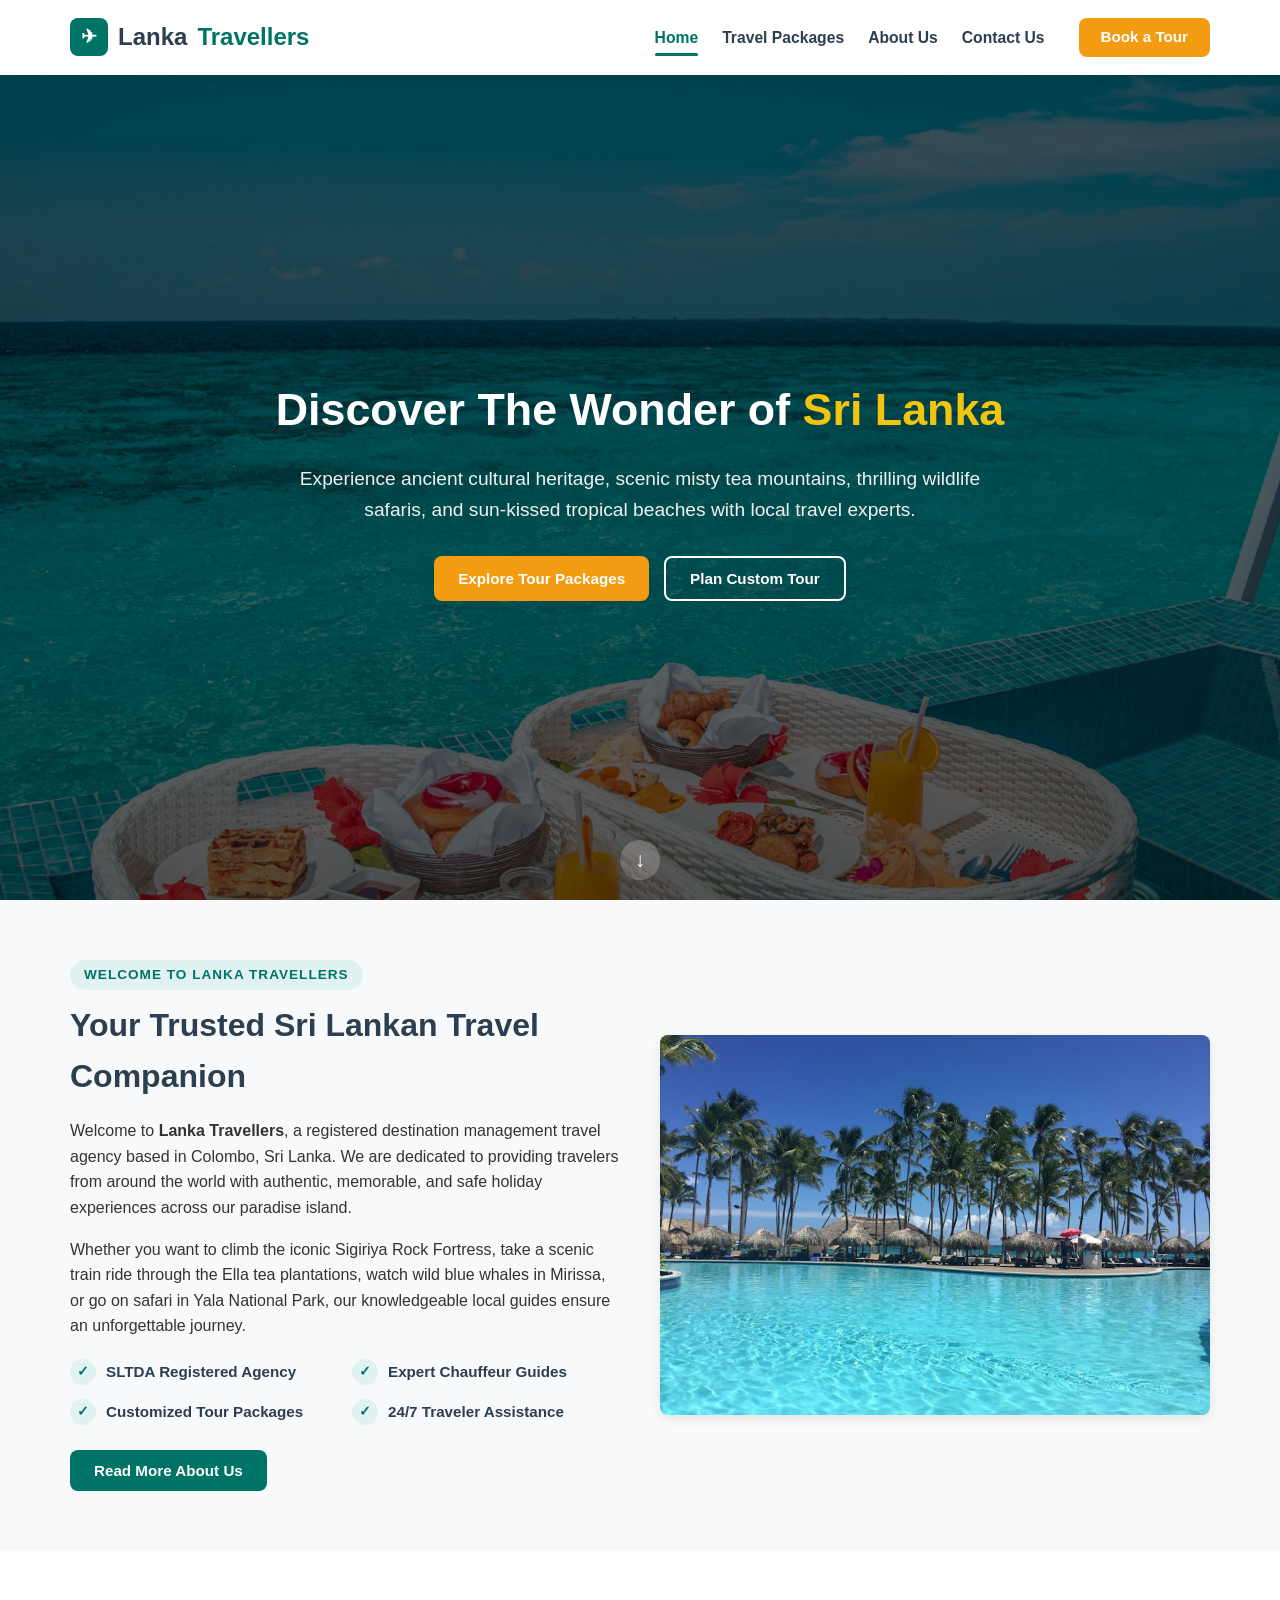
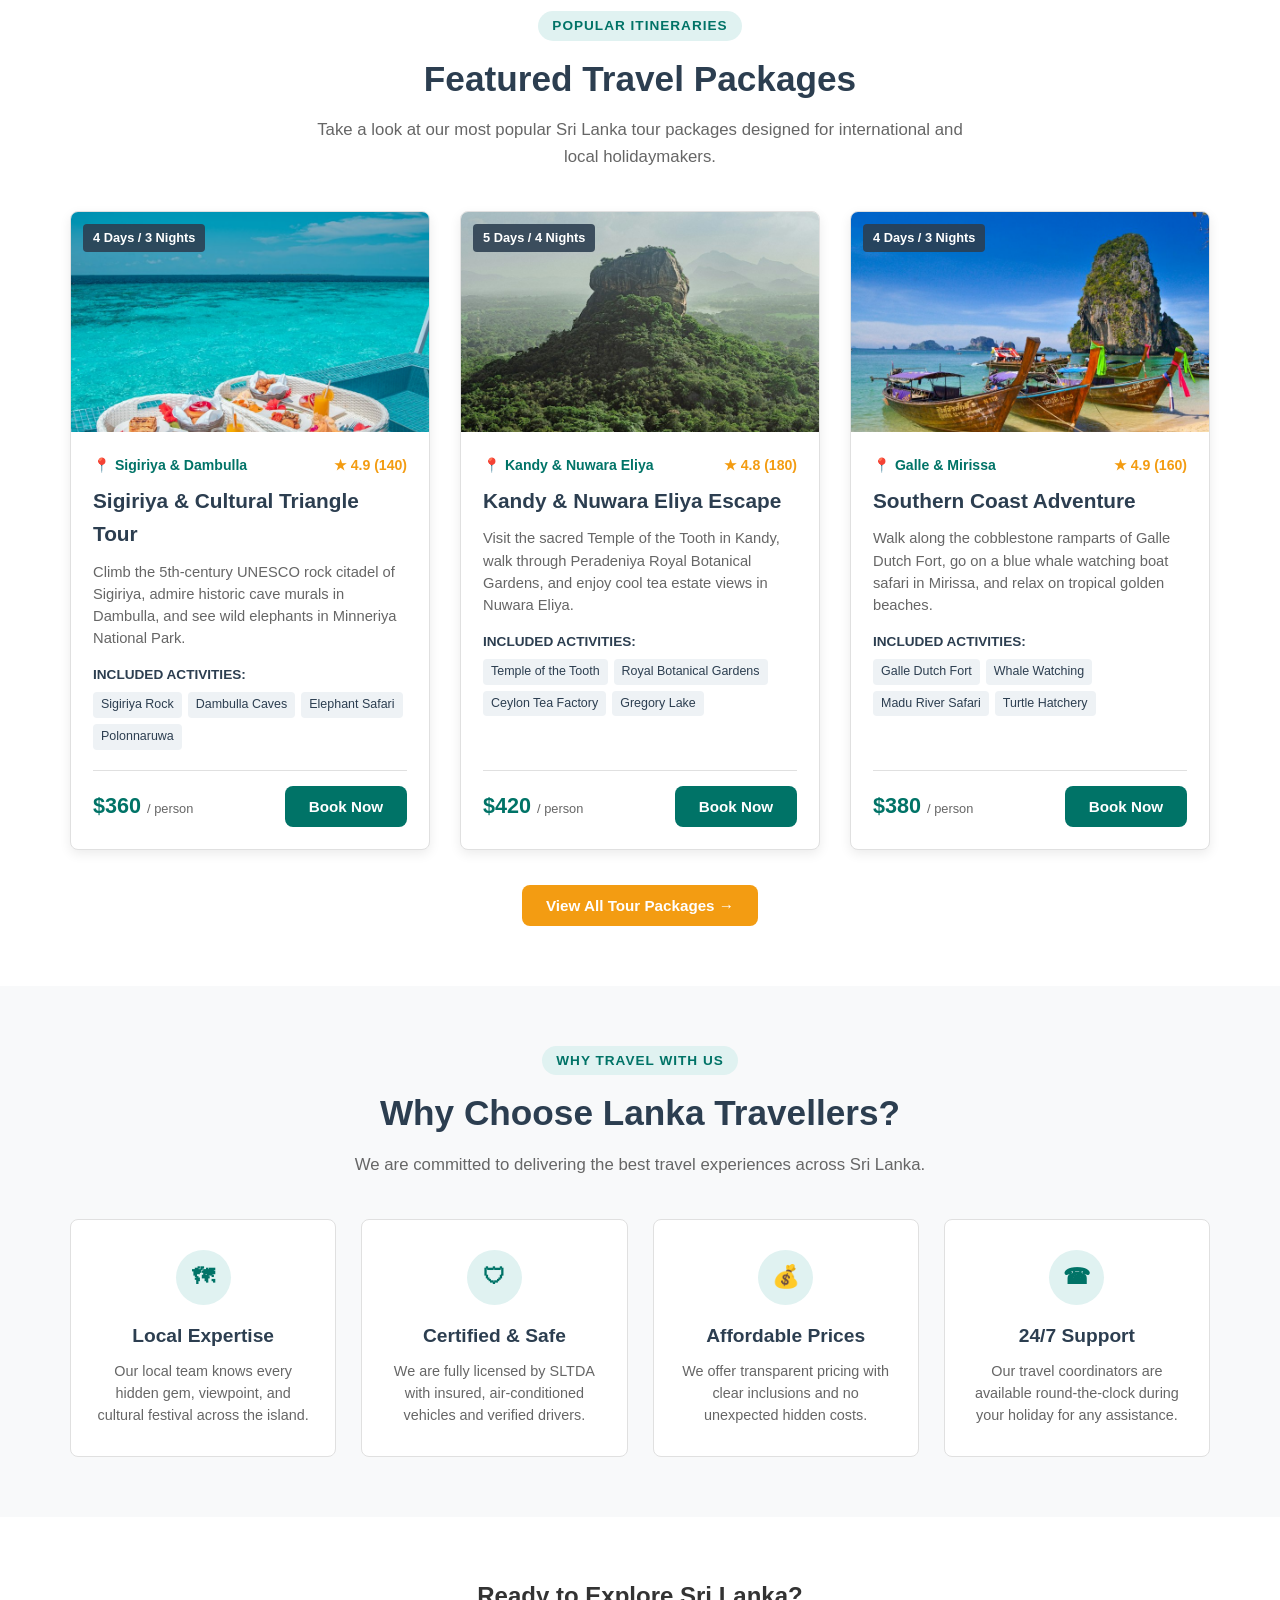
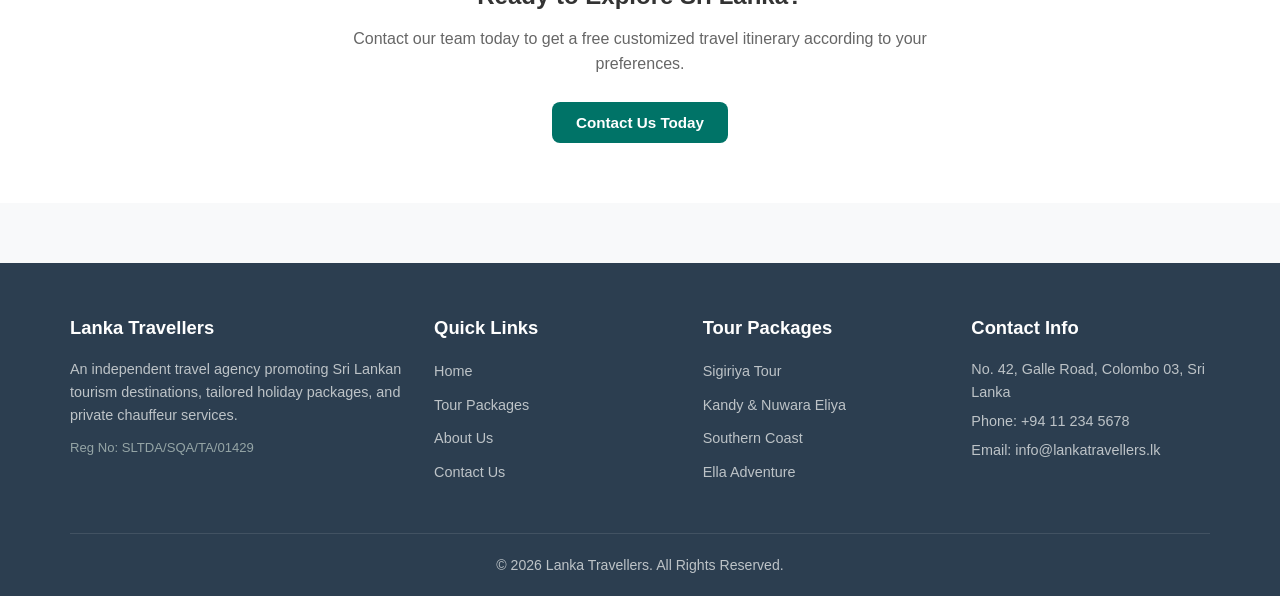
<file: index.html>
<!DOCTYPE html>
<html lang="en">
<head>
  <meta charset="UTF-8">
  <meta name="viewport" content="width=device-width, initial-scale=1.0">
  <meta name="description" content="Lanka Travellers - Premier travel agency for Sri Lanka tour packages, cultural tours, and beach holidays.">
  <title>Lanka Travellers - Explore Sri Lanka</title>
  <link rel="stylesheet" href="css/style.css">
</head>
<body>

  <!-- Accessibility Skip Link -->
  <a href="#main-content" class="skip-link">Skip to main content</a>

  <!-- Navigation Bar -->
  <header class="navbar">
    <div class="container nav-container">
      <a href="index.html" class="logo">
        <div class="logo-icon">&#9992;</div>
        Lanka<span>Travellers</span>
      </a>

      <nav class="nav-links" id="navLinks">
        <a href="index.html" class="active">Home</a>
        <a href="packages.html">Travel Packages</a>
        <a href="about.html">About Us</a>
        <a href="contact.html">Contact Us</a>
        <a href="packages.html" class="btn btn-secondary nav-btn">Book a Tour</a>
      </nav>

      <button class="mobile-toggle" id="mobileToggle" aria-label="Toggle navigation menu">&#9776;</button>
    </div>
  </header>

  <!-- Main Content Area -->
  <main id="main-content">

    <!-- Hero Section -->
    <section class="hero">
      <div class="container hero-content">
        <h1>Discover The Wonder of <span>Sri Lanka</span></h1>
        <p>
          Experience ancient cultural heritage, scenic misty tea mountains, thrilling wildlife safaris, and sun-kissed tropical beaches with local travel experts.
        </p>
        <div class="hero-buttons">
          <a href="packages.html" class="btn btn-secondary">Explore Tour Packages</a>
          <a href="contact.html" class="btn btn-outline">Plan Custom Tour</a>
        </div>
      </div>
      <a href="#intro" class="hero-scroll-btn" aria-label="Scroll down to introduction">&#8595;</a>
    </section>

    <!-- Company Introduction Section -->
    <section class="section" id="intro">
      <div class="container intro-grid">
        <div class="intro-text">
          <span class="section-badge">Welcome to Lanka Travellers</span>
          <h2>Your Trusted Sri Lankan Travel Companion</h2>
          <p>
            Welcome to <strong>Lanka Travellers</strong>, a registered destination management travel agency based in Colombo, Sri Lanka. We are dedicated to providing travelers from around the world with authentic, memorable, and safe holiday experiences across our paradise island.
          </p>
          <p>
            Whether you want to climb the iconic Sigiriya Rock Fortress, take a scenic train ride through the Ella tea plantations, watch wild blue whales in Mirissa, or go on safari in Yala National Park, our knowledgeable local guides ensure an unforgettable journey.
          </p>

          <div class="intro-features">
            <div class="intro-feature-item"><span>&#10003;</span> SLTDA Registered Agency</div>
            <div class="intro-feature-item"><span>&#10003;</span> Expert Chauffeur Guides</div>
            <div class="intro-feature-item"><span>&#10003;</span> Customized Tour Packages</div>
            <div class="intro-feature-item"><span>&#10003;</span> 24/7 Traveler Assistance</div>
          </div>

          <div style="margin-top: 20px;">
            <a href="about.html" class="btn btn-primary">Read More About Us</a>
          </div>
        </div>

        <div class="intro-image">
          <img src="images/intro-tea.jpg" alt="Beautiful Sri Lankan Tea Estate Landscape">
        </div>
      </div>
    </section>

    <!-- Featured Tour Packages Section -->
    <section class="section section-alt">
      <div class="container">
        <div class="section-title-wrap">
          <span class="section-badge">Popular Itineraries</span>
          <h2 class="section-title">Featured Travel Packages</h2>
          <p class="section-subtitle">
            Take a look at our most popular Sri Lanka tour packages designed for international and local holidaymakers.
          </p>
        </div>

        <div class="packages-grid">

          <!-- Package 1: Sigiriya & Cultural Triangle Tour -->
          <div class="package-card">
            <div class="package-img-container">
              <img src="images/pkg-sigiriya.jpg" alt="Sigiriya Lion Rock Fortress">
              <span class="package-duration-tag">4 Days / 3 Nights</span>
            </div>
            <div class="package-body">
              <div class="package-meta">
                <span class="package-destination">&#128205; Sigiriya &amp; Dambulla</span>
                <span class="package-rating">&#9733; 4.9 (140)</span>
              </div>
              <h3 class="package-title">Sigiriya &amp; Cultural Triangle Tour</h3>
              <p class="package-desc">
                Climb the 5th-century UNESCO rock citadel of Sigiriya, admire historic cave murals in Dambulla, and see wild elephants in Minneriya National Park.
              </p>
              <div class="package-places-title">Included Activities:</div>
              <div class="package-places-list">
                <span class="place-tag">Sigiriya Rock</span>
                <span class="place-tag">Dambulla Caves</span>
                <span class="place-tag">Elephant Safari</span>
                <span class="place-tag">Polonnaruwa</span>
              </div>
              <div class="package-footer">
                <div class="package-price">$360 <small>/ person</small></div>
                <button type="button" class="btn btn-primary btn-book-now" data-package="Sigiriya & Cultural Triangle Tour">Book Now</button>
              </div>
            </div>
          </div>

          <!-- Package 2: Kandy & Nuwara Eliya Escape -->
          <div class="package-card">
            <div class="package-img-container">
              <img src="images/pkg-kandy.jpg" alt="Nuwara Eliya Tea Gardens">
              <span class="package-duration-tag">5 Days / 4 Nights</span>
            </div>
            <div class="package-body">
              <div class="package-meta">
                <span class="package-destination">&#128205; Kandy &amp; Nuwara Eliya</span>
                <span class="package-rating">&#9733; 4.8 (180)</span>
              </div>
              <h3 class="package-title">Kandy &amp; Nuwara Eliya Escape</h3>
              <p class="package-desc">
                Visit the sacred Temple of the Tooth in Kandy, walk through Peradeniya Royal Botanical Gardens, and enjoy cool tea estate views in Nuwara Eliya.
              </p>
              <div class="package-places-title">Included Activities:</div>
              <div class="package-places-list">
                <span class="place-tag">Temple of the Tooth</span>
                <span class="place-tag">Royal Botanical Gardens</span>
                <span class="place-tag">Ceylon Tea Factory</span>
                <span class="place-tag">Gregory Lake</span>
              </div>
              <div class="package-footer">
                <div class="package-price">$420 <small>/ person</small></div>
                <button type="button" class="btn btn-primary btn-book-now" data-package="Kandy & Nuwara Eliya Escape">Book Now</button>
              </div>
            </div>
          </div>

          <!-- Package 3: Southern Coast Adventure -->
          <div class="package-card">
            <div class="package-img-container">
              <img src="images/pkg-galle.jpg" alt="Galle Fort Lighthouse Coast">
              <span class="package-duration-tag">4 Days / 3 Nights</span>
            </div>
            <div class="package-body">
              <div class="package-meta">
                <span class="package-destination">&#128205; Galle &amp; Mirissa</span>
                <span class="package-rating">&#9733; 4.9 (160)</span>
              </div>
              <h3 class="package-title">Southern Coast Adventure</h3>
              <p class="package-desc">
                Walk along the cobblestone ramparts of Galle Dutch Fort, go on a blue whale watching boat safari in Mirissa, and relax on tropical golden beaches.
              </p>
              <div class="package-places-title">Included Activities:</div>
              <div class="package-places-list">
                <span class="place-tag">Galle Dutch Fort</span>
                <span class="place-tag">Whale Watching</span>
                <span class="place-tag">Madu River Safari</span>
                <span class="place-tag">Turtle Hatchery</span>
              </div>
              <div class="package-footer">
                <div class="package-price">$380 <small>/ person</small></div>
                <button type="button" class="btn btn-primary btn-book-now" data-package="Southern Coast Adventure">Book Now</button>
              </div>
            </div>
          </div>

        </div>

        <div style="text-align: center; margin-top: 35px;">
          <a href="packages.html" class="btn btn-secondary">View All Tour Packages &rarr;</a>
        </div>
      </div>
    </section>

    <!-- Why Choose Us Section -->
    <section class="section">
      <div class="container">
        <div class="section-title-wrap">
          <span class="section-badge">Why Travel With Us</span>
          <h2 class="section-title">Why Choose Lanka Travellers?</h2>
          <p class="section-subtitle">We are committed to delivering the best travel experiences across Sri Lanka.</p>
        </div>

        <div class="why-grid">
          <div class="why-card">
            <div class="why-icon">&#128506;</div>
            <h3>Local Expertise</h3>
            <p>Our local team knows every hidden gem, viewpoint, and cultural festival across the island.</p>
          </div>

          <div class="why-card">
            <div class="why-icon">&#128737;</div>
            <h3>Certified &amp; Safe</h3>
            <p>We are fully licensed by SLTDA with insured, air-conditioned vehicles and verified drivers.</p>
          </div>

          <div class="why-card">
            <div class="why-icon">&#128176;</div>
            <h3>Affordable Prices</h3>
            <p>We offer transparent pricing with clear inclusions and no unexpected hidden costs.</p>
          </div>

          <div class="why-card">
            <div class="why-icon">&#9742;</div>
            <h3>24/7 Support</h3>
            <p>Our travel coordinators are available round-the-clock during your holiday for any assistance.</p>
          </div>
        </div>
      </div>
    </section>

    <!-- Call to Action Section -->
    <section class="section section-alt" style="text-align:center;">
      <div class="container">
        <h2>Ready to Explore Sri Lanka?</h2>
        <p style="color:var(--text-muted); margin: 10px auto 25px auto; max-width:600px;">
          Contact our team today to get a free customized travel itinerary according to your preferences.
        </p>
        <a href="contact.html" class="btn btn-primary">Contact Us Today</a>
      </div>
    </section>

  </main>

  <!-- Global Footer -->
  <footer class="footer">
    <div class="container footer-grid">
      <div class="footer-col">
        <h4>Lanka Travellers</h4>
        <p>
          An independent travel agency promoting Sri Lankan tourism destinations, tailored holiday packages, and private chauffeur services.
        </p>
        <p style="margin-top: 10px; font-size: 0.82rem; color: #95a5a6;">
          Reg No: SLTDA/SQA/TA/01429
        </p>
      </div>

      <div class="footer-col">
        <h4>Quick Links</h4>
        <ul class="footer-links">
          <li><a href="index.html">Home</a></li>
          <li><a href="packages.html">Tour Packages</a></li>
          <li><a href="about.html">About Us</a></li>
          <li><a href="contact.html">Contact Us</a></li>
        </ul>
      </div>

      <div class="footer-col">
        <h4>Tour Packages</h4>
        <ul class="footer-links">
          <li><a href="packages.html#sigiriya">Sigiriya Tour</a></li>
          <li><a href="packages.html#kandy">Kandy &amp; Nuwara Eliya</a></li>
          <li><a href="packages.html#southern">Southern Coast</a></li>
          <li><a href="packages.html#ella">Ella Adventure</a></li>
        </ul>
      </div>

      <div class="footer-col">
        <h4>Contact Info</h4>
        <p>No. 42, Galle Road, Colombo 03, Sri Lanka</p>
        <p style="margin-top: 6px;">Phone: +94 11 234 5678</p>
        <p style="margin-top: 6px;">Email: info@lankatravellers.lk</p>
      </div>
    </div>

    <div class="container footer-bottom">
      <p>&copy; 2026 Lanka Travellers. All Rights Reserved.</p>
    </div>
  </footer>

  <!-- Booking Modal -->
  <div class="modal" id="bookingModal">
    <div class="modal-content">
      <button class="modal-close" id="modalClose" aria-label="Close modal">&times;</button>
      <h3 style="margin-bottom: 6px; color: var(--dark-color);">Book Your Tour</h3>
      <p style="font-size: 0.9rem; color: var(--text-muted); margin-bottom: 18px;">
        Fill out the form below and we will contact you with booking confirmation.
      </p>

      <form id="modalBookingForm">
        <div class="form-group">
          <label for="modalPackage">Selected Tour Package <span class="req">*</span></label>
          <select id="modalPackage" class="form-control" required>
            <option value="Sigiriya & Cultural Triangle Tour">Sigiriya &amp; Cultural Triangle Tour</option>
            <option value="Kandy & Nuwara Eliya Escape">Kandy &amp; Nuwara Eliya Escape</option>
            <option value="Southern Coast Adventure">Southern Coast Adventure</option>
            <option value="Ella & Hill Country Adventure">Ella &amp; Hill Country Adventure</option>
            <option value="Custom Tour Package">Custom Tour Package</option>
          </select>
        </div>

        <div class="form-group">
          <label for="modalName">Full Name <span class="req">*</span></label>
          <input type="text" id="modalName" class="form-control" placeholder="Enter your full name" required>
        </div>

        <div class="form-group">
          <label for="modalEmail">Email Address <span class="req">*</span></label>
          <input type="email" id="modalEmail" class="form-control" placeholder="Enter your email" required>
        </div>

        <div class="form-group">
          <label for="modalPhone">Phone / Mobile Number</label>
          <input type="tel" id="modalPhone" class="form-control" placeholder="e.g. +94 77 123 4567">
        </div>

        <div class="form-group">
          <label for="modalDate">Travel Date</label>
          <input type="date" id="modalDate" class="form-control">
        </div>

        <button type="submit" class="btn btn-primary btn-block">Confirm Booking</button>
      </form>
    </div>
  </div>

  <script src="js/main.js"></script>
</body>
</html>
</file>
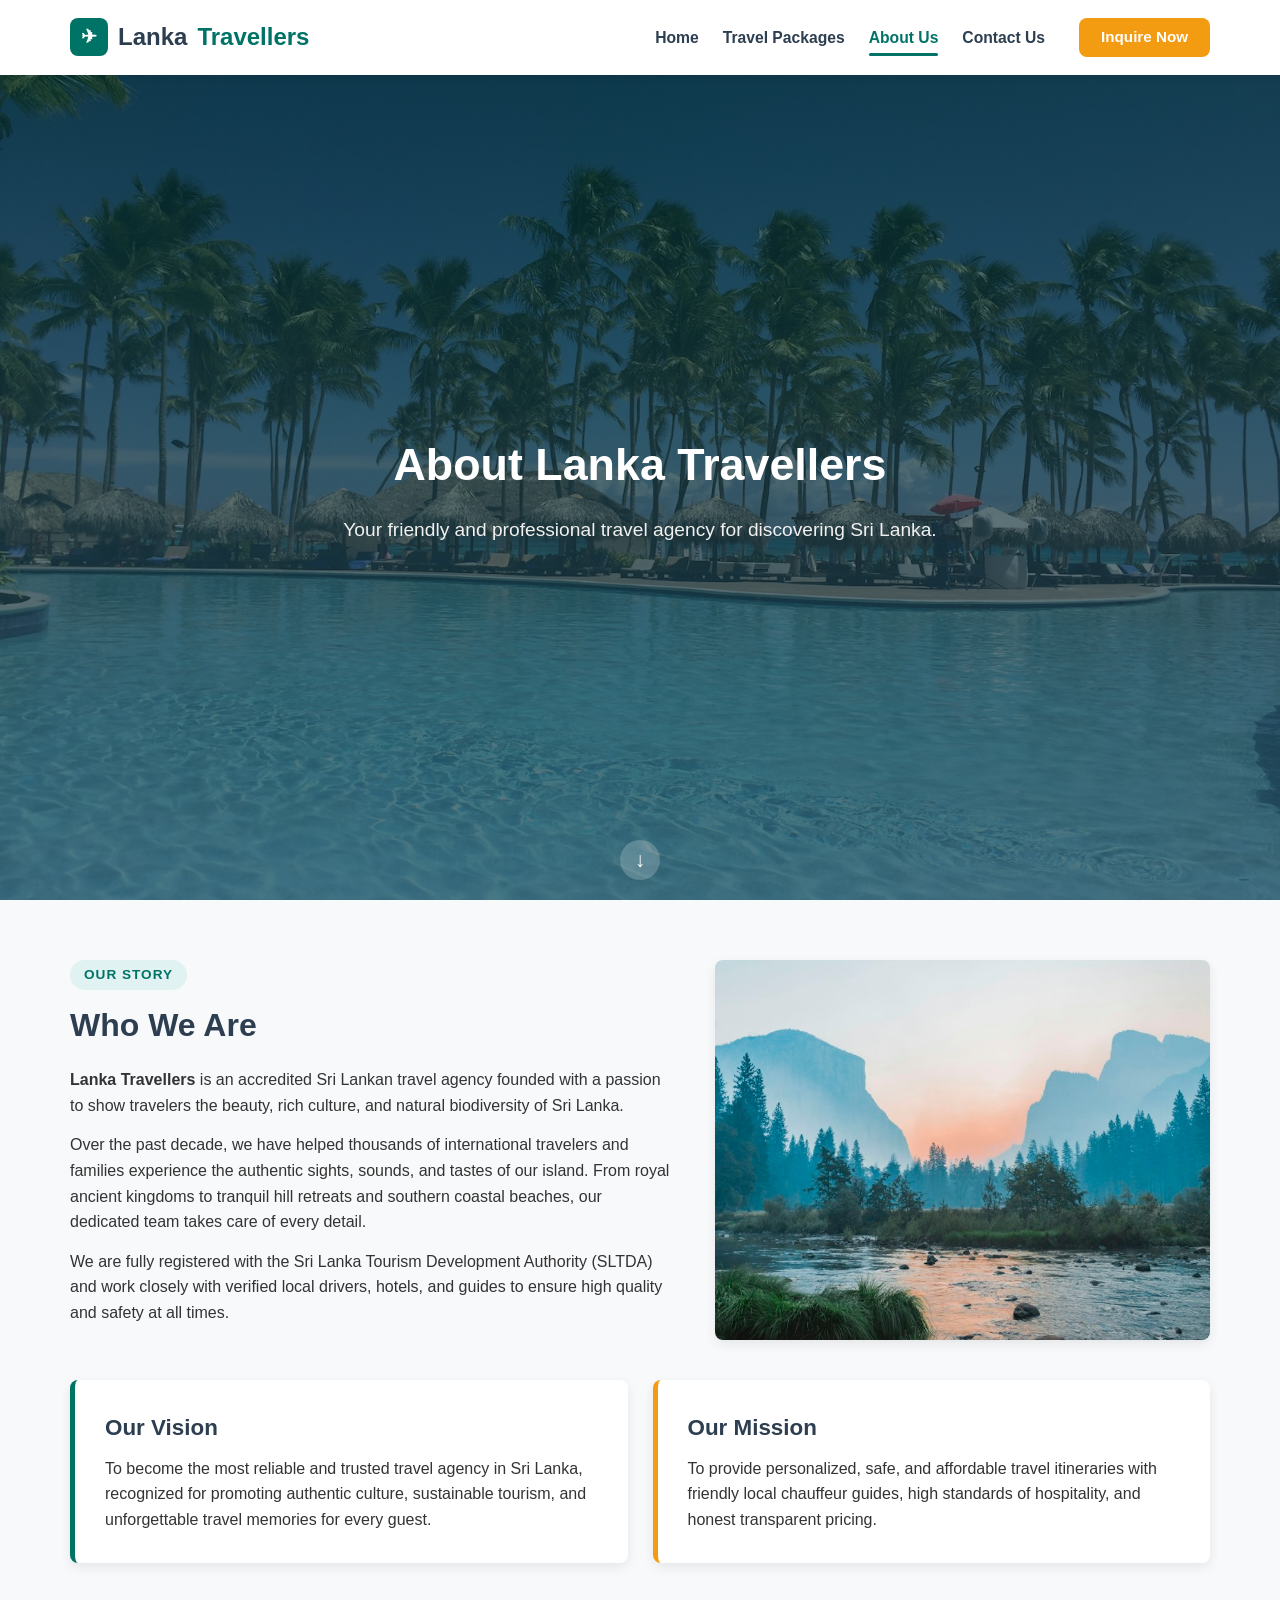
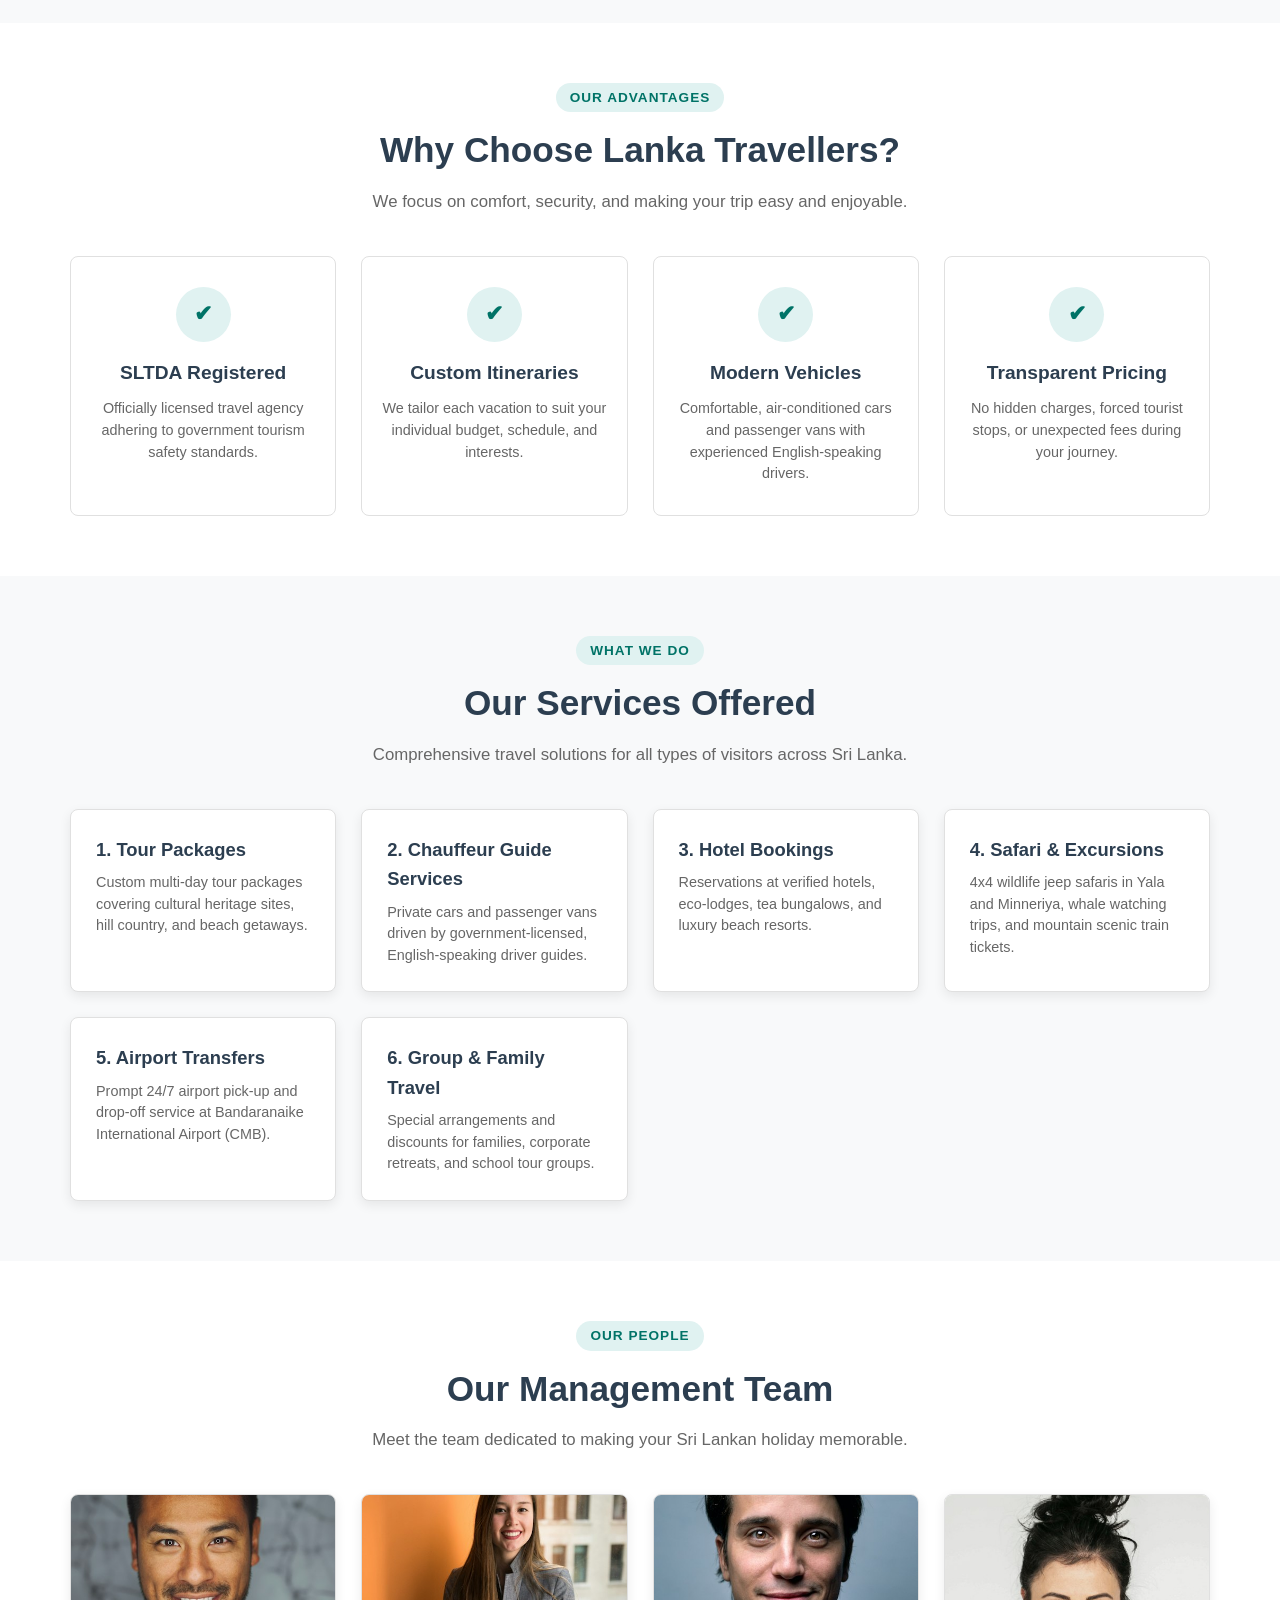
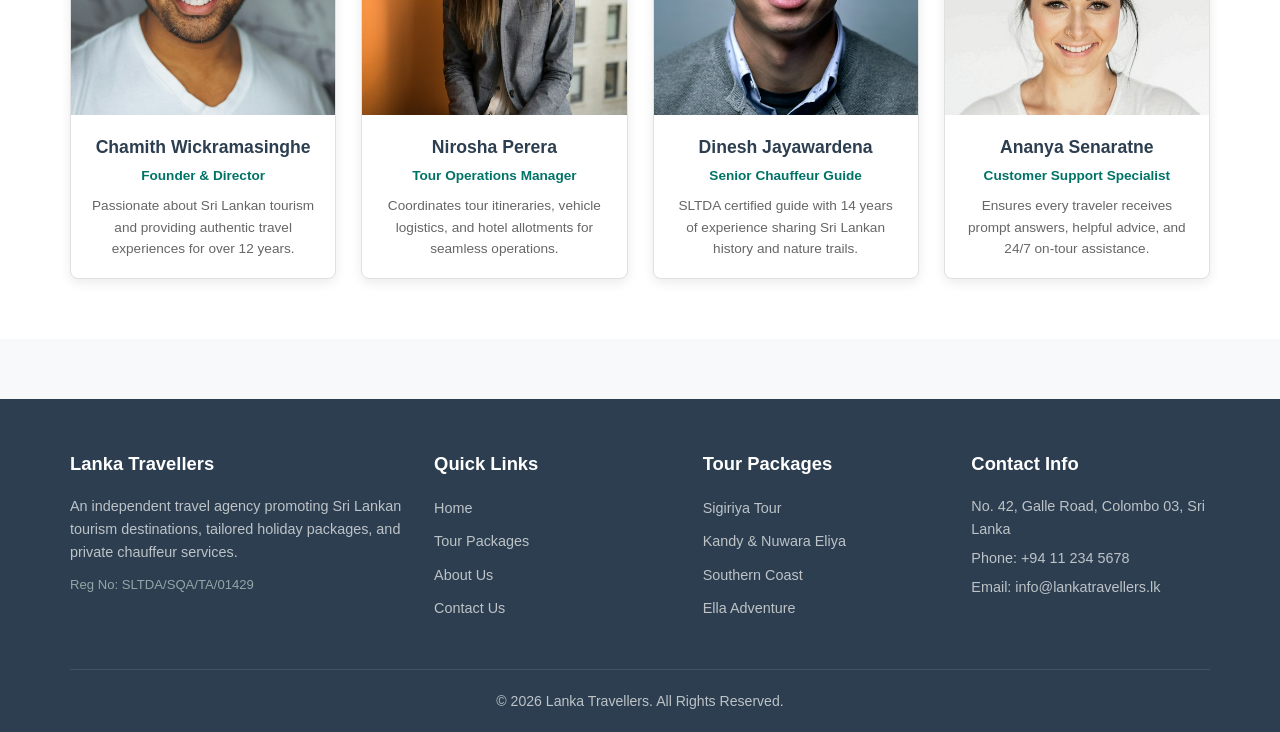
<file: about.html>
<!DOCTYPE html>
<html lang="en">
<head>
  <meta charset="UTF-8">
  <meta name="viewport" content="width=device-width, initial-scale=1.0">
  <meta name="description" content="Learn about Lanka Travellers - Our history, vision, mission, services, and team.">
  <title>About Us - Lanka Travellers</title>
  <link rel="stylesheet" href="css/style.css">
</head>
<body>

  <!-- Accessibility Skip Link -->
  <a href="#main-content" class="skip-link">Skip to main content</a>

  <!-- Navigation Bar -->
  <header class="navbar">
    <div class="container nav-container">
      <a href="index.html" class="logo">
        <div class="logo-icon">&#9992;</div>
        Lanka<span>Travellers</span>
      </a>

      <nav class="nav-links" id="navLinks">
        <a href="index.html">Home</a>
        <a href="packages.html">Travel Packages</a>
        <a href="about.html" class="active">About Us</a>
        <a href="contact.html">Contact Us</a>
        <a href="contact.html" class="btn btn-secondary nav-btn">Inquire Now</a>
      </nav>

      <button class="mobile-toggle" id="mobileToggle" aria-label="Toggle navigation menu">&#9776;</button>
    </div>
  </header>

  <!-- Sub-Hero Banner (Full Height) -->
  <section class="sub-hero hero-about">
    <div class="container">
      <h1>About Lanka Travellers</h1>
      <p>Your friendly and professional travel agency for discovering Sri Lanka.</p>
    </div>
    <a href="#main-content" class="hero-scroll-btn" aria-label="Scroll down to about story">&#8595;</a>
  </section>

  <!-- Main Content Area -->
  <main id="main-content">

    <!-- Company Introduction Section -->
    <section class="section">
      <div class="container about-story">
        <div class="about-story-text">
          <span class="section-badge">Our Story</span>
          <h2>Who We Are</h2>
          <p>
            <strong>Lanka Travellers</strong> is an accredited Sri Lankan travel agency founded with a passion to show travelers the beauty, rich culture, and natural biodiversity of Sri Lanka.
          </p>
          <p>
            Over the past decade, we have helped thousands of international travelers and families experience the authentic sights, sounds, and tastes of our island. From royal ancient kingdoms to tranquil hill retreats and southern coastal beaches, our dedicated team takes care of every detail.
          </p>
          <p>
            We are fully registered with the Sri Lanka Tourism Development Authority (SLTDA) and work closely with verified local drivers, hotels, and guides to ensure high quality and safety at all times.
          </p>
        </div>

        <div class="about-story-img">
          <img src="images/about-story.jpg" alt="Scenic views of Sri Lankan landscape">
        </div>
      </div>

      <!-- Vision & Mission -->
      <div class="container">
        <div class="vm-grid">
          <div class="vm-box">
            <h3>Our Vision</h3>
            <p>
              To become the most reliable and trusted travel agency in Sri Lanka, recognized for promoting authentic culture, sustainable tourism, and unforgettable travel memories for every guest.
            </p>
          </div>

          <div class="vm-box mission">
            <h3>Our Mission</h3>
            <p>
              To provide personalized, safe, and affordable travel itineraries with friendly local chauffeur guides, high standards of hospitality, and honest transparent pricing.
            </p>
          </div>
        </div>
      </div>
    </section>

    <!-- Why Choose Lanka Travellers Section -->
    <section class="section section-alt">
      <div class="container">
        <div class="section-title-wrap">
          <span class="section-badge">Our Advantages</span>
          <h2 class="section-title">Why Choose Lanka Travellers?</h2>
          <p class="section-subtitle">We focus on comfort, security, and making your trip easy and enjoyable.</p>
        </div>

        <div class="why-grid">
          <div class="why-card">
            <div class="why-icon">&#10004;</div>
            <h3>SLTDA Registered</h3>
            <p>Officially licensed travel agency adhering to government tourism safety standards.</p>
          </div>

          <div class="why-card">
            <div class="why-icon">&#10004;</div>
            <h3>Custom Itineraries</h3>
            <p>We tailor each vacation to suit your individual budget, schedule, and interests.</p>
          </div>

          <div class="why-card">
            <div class="why-icon">&#10004;</div>
            <h3>Modern Vehicles</h3>
            <p>Comfortable, air-conditioned cars and passenger vans with experienced English-speaking drivers.</p>
          </div>

          <div class="why-card">
            <div class="why-icon">&#10004;</div>
            <h3>Transparent Pricing</h3>
            <p>No hidden charges, forced tourist stops, or unexpected fees during your journey.</p>
          </div>
        </div>
      </div>
    </section>

    <!-- Services Offered Section -->
    <section class="section">
      <div class="container">
        <div class="section-title-wrap">
          <span class="section-badge">What We Do</span>
          <h2 class="section-title">Our Services Offered</h2>
          <p class="section-subtitle">Comprehensive travel solutions for all types of visitors across Sri Lanka.</p>
        </div>

        <div class="services-grid">
          <div class="service-card">
            <h3>1. Tour Packages</h3>
            <p>Custom multi-day tour packages covering cultural heritage sites, hill country, and beach getaways.</p>
          </div>

          <div class="service-card">
            <h3>2. Chauffeur Guide Services</h3>
            <p>Private cars and passenger vans driven by government-licensed, English-speaking driver guides.</p>
          </div>

          <div class="service-card">
            <h3>3. Hotel Bookings</h3>
            <p>Reservations at verified hotels, eco-lodges, tea bungalows, and luxury beach resorts.</p>
          </div>

          <div class="service-card">
            <h3>4. Safari &amp; Excursions</h3>
            <p>4x4 wildlife jeep safaris in Yala and Minneriya, whale watching trips, and mountain scenic train tickets.</p>
          </div>

          <div class="service-card">
            <h3>5. Airport Transfers</h3>
            <p>Prompt 24/7 airport pick-up and drop-off service at Bandaranaike International Airport (CMB).</p>
          </div>

          <div class="service-card">
            <h3>6. Group &amp; Family Travel</h3>
            <p>Special arrangements and discounts for families, corporate retreats, and school tour groups.</p>
          </div>
        </div>
      </div>
    </section>

    <!-- Team / Company Information Section -->
    <section class="section section-alt">
      <div class="container">
        <div class="section-title-wrap">
          <span class="section-badge">Our People</span>
          <h2 class="section-title">Our Management Team</h2>
          <p class="section-subtitle">Meet the team dedicated to making your Sri Lankan holiday memorable.</p>
        </div>

        <div class="team-grid">
          <div class="team-card">
            <img src="images/team-chamith.jpg" alt="Chamith Wickramasinghe">
            <div class="team-info">
              <h4>Chamith Wickramasinghe</h4>
              <p class="role">Founder &amp; Director</p>
              <p>Passionate about Sri Lankan tourism and providing authentic travel experiences for over 12 years.</p>
            </div>
          </div>

          <div class="team-card">
            <img src="images/team-nirosha.jpg" alt="Nirosha Perera">
            <div class="team-info">
              <h4>Nirosha Perera</h4>
              <p class="role">Tour Operations Manager</p>
              <p>Coordinates tour itineraries, vehicle logistics, and hotel allotments for seamless operations.</p>
            </div>
          </div>

          <div class="team-card">
            <img src="images/team-dinesh.jpg" alt="Dinesh Jayawardena">
            <div class="team-info">
              <h4>Dinesh Jayawardena</h4>
              <p class="role">Senior Chauffeur Guide</p>
              <p>SLTDA certified guide with 14 years of experience sharing Sri Lankan history and nature trails.</p>
            </div>
          </div>

          <div class="team-card">
            <img src="images/team-ananya.jpg" alt="Ananya Senaratne">
            <div class="team-info">
              <h4>Ananya Senaratne</h4>
              <p class="role">Customer Support Specialist</p>
              <p>Ensures every traveler receives prompt answers, helpful advice, and 24/7 on-tour assistance.</p>
            </div>
          </div>
        </div>
      </div>
    </section>

  </main>

  <!-- Global Footer -->
  <footer class="footer">
    <div class="container footer-grid">
      <div class="footer-col">
        <h4>Lanka Travellers</h4>
        <p>
          An independent travel agency promoting Sri Lankan tourism destinations, tailored holiday packages, and private chauffeur services.
        </p>
        <p style="margin-top: 10px; font-size: 0.82rem; color: #95a5a6;">
          Reg No: SLTDA/SQA/TA/01429
        </p>
      </div>

      <div class="footer-col">
        <h4>Quick Links</h4>
        <ul class="footer-links">
          <li><a href="index.html">Home</a></li>
          <li><a href="packages.html">Tour Packages</a></li>
          <li><a href="about.html">About Us</a></li>
          <li><a href="contact.html">Contact Us</a></li>
        </ul>
      </div>

      <div class="footer-col">
        <h4>Tour Packages</h4>
        <ul class="footer-links">
          <li><a href="packages.html#sigiriya">Sigiriya Tour</a></li>
          <li><a href="packages.html#kandy">Kandy &amp; Nuwara Eliya</a></li>
          <li><a href="packages.html#southern">Southern Coast</a></li>
          <li><a href="packages.html#ella">Ella Adventure</a></li>
        </ul>
      </div>

      <div class="footer-col">
        <h4>Contact Info</h4>
        <p>No. 42, Galle Road, Colombo 03, Sri Lanka</p>
        <p style="margin-top: 6px;">Phone: +94 11 234 5678</p>
        <p style="margin-top: 6px;">Email: info@lankatravellers.lk</p>
      </div>
    </div>

    <div class="container footer-bottom">
      <p>&copy; 2026 Lanka Travellers. All Rights Reserved.</p>
    </div>
  </footer>

  <script src="js/main.js"></script>
</body>
</html>
</file>
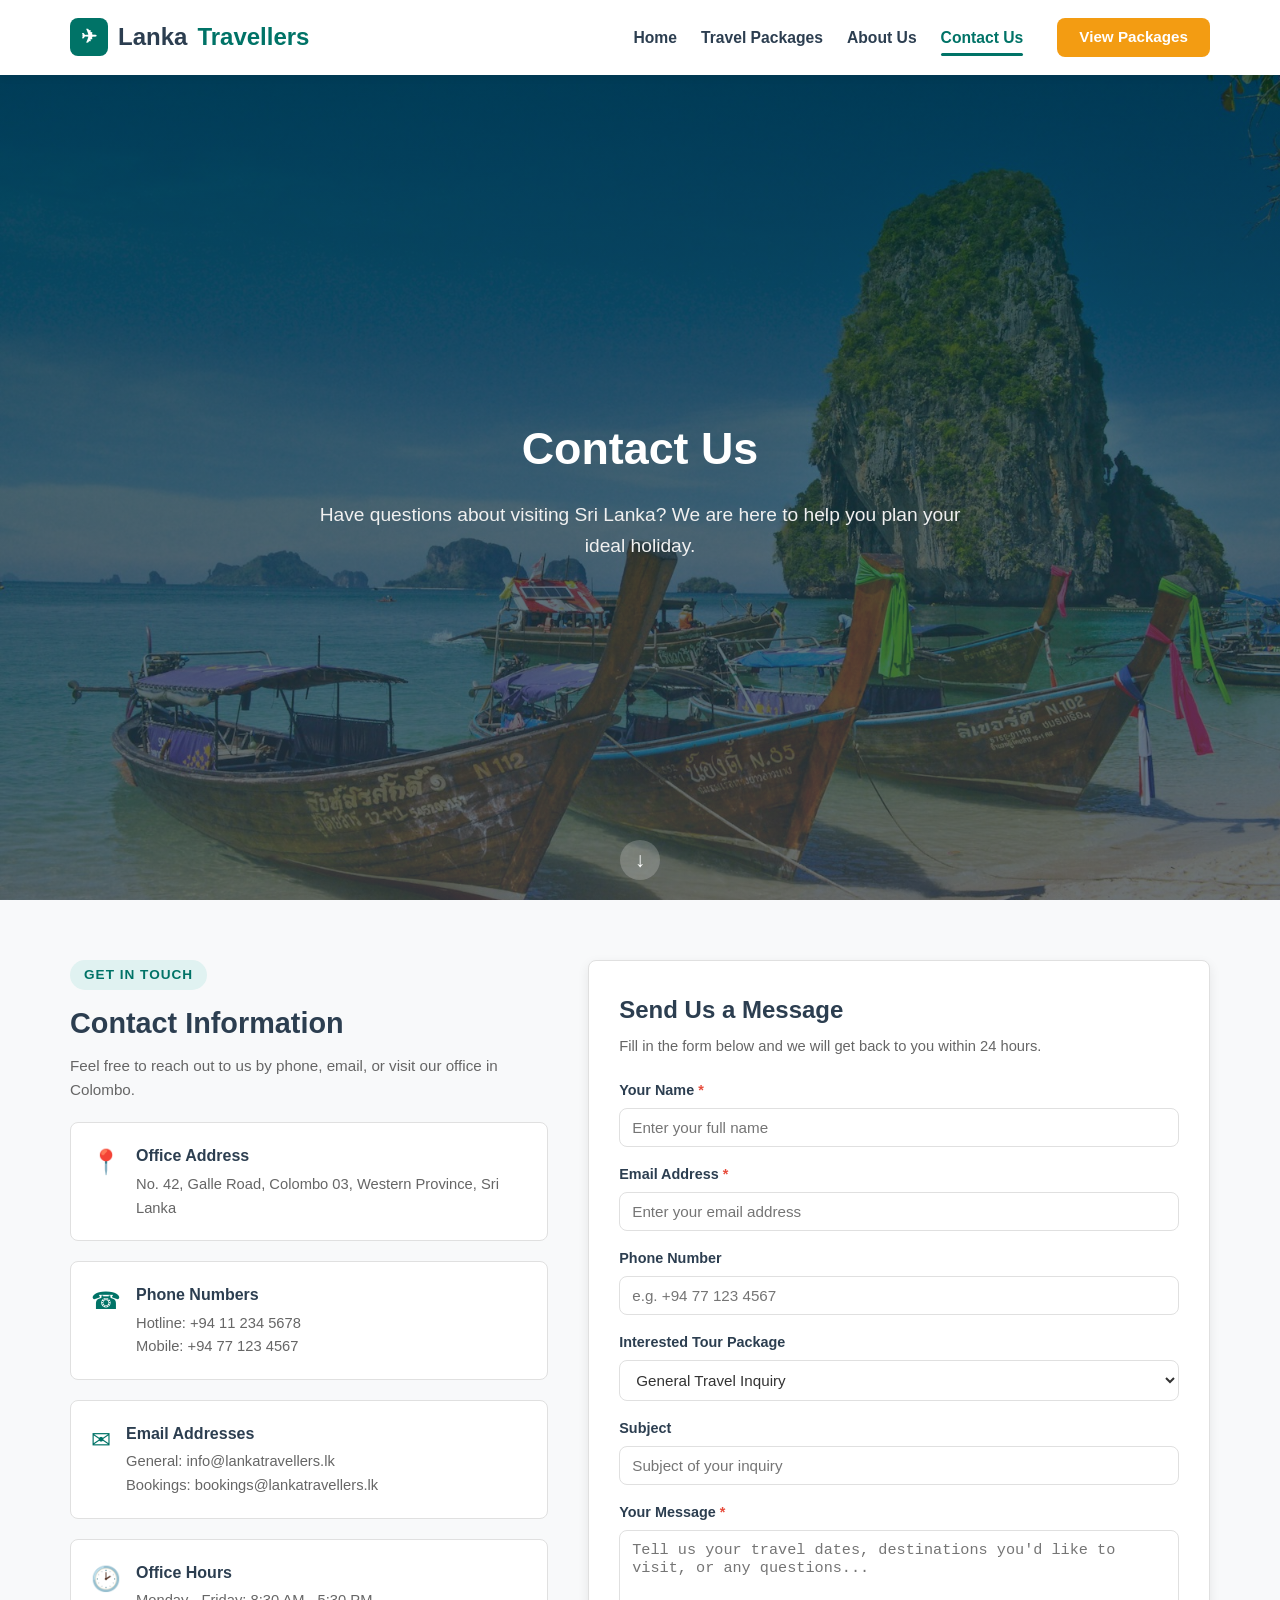
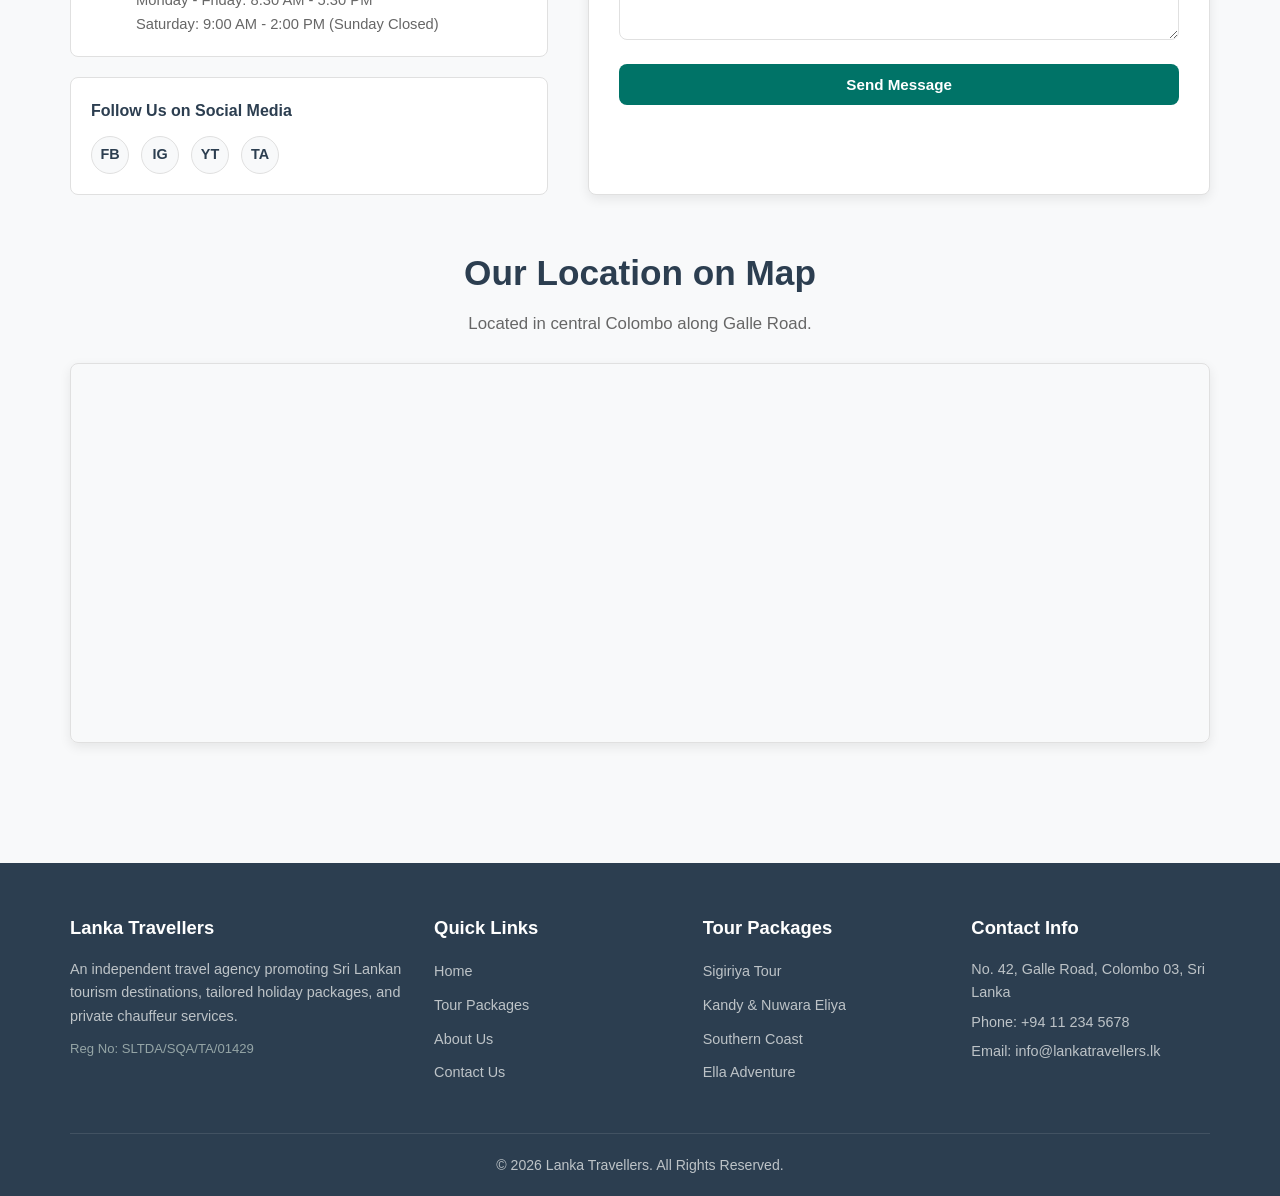
<file: contact.html>
<!DOCTYPE html>
<html lang="en">
<head>
  <meta charset="UTF-8">
  <meta name="viewport" content="width=device-width, initial-scale=1.0">
  <meta name="description" content="Contact Lanka Travellers - Inquire about Sri Lanka tour packages, get custom quotes, and visit our office.">
  <title>Contact Us - Lanka Travellers</title>
  <link rel="stylesheet" href="css/style.css">
</head>
<body>

  <!-- Accessibility Skip Link -->
  <a href="#main-content" class="skip-link">Skip to main content</a>

  <!-- Navigation Bar -->
  <header class="navbar">
    <div class="container nav-container">
      <a href="index.html" class="logo">
        <div class="logo-icon">&#9992;</div>
        Lanka<span>Travellers</span>
      </a>

      <nav class="nav-links" id="navLinks">
        <a href="index.html">Home</a>
        <a href="packages.html">Travel Packages</a>
        <a href="about.html">About Us</a>
        <a href="contact.html" class="active">Contact Us</a>
        <a href="packages.html" class="btn btn-secondary nav-btn">View Packages</a>
      </nav>

      <button class="mobile-toggle" id="mobileToggle" aria-label="Toggle navigation menu">&#9776;</button>
    </div>
  </header>

  <!-- Sub-Hero Banner (Full Height) -->
  <section class="sub-hero hero-contact">
    <div class="container">
      <h1>Contact Us</h1>
      <p>Have questions about visiting Sri Lanka? We are here to help you plan your ideal holiday.</p>
    </div>
    <a href="#main-content" class="hero-scroll-btn" aria-label="Scroll down to contact details">&#8595;</a>
  </section>

  <!-- Main Content Area -->
  <main id="main-content" class="section">
    <div class="container">

      <div class="contact-grid">

        <!-- Left Column: Contact Information -->
        <div class="contact-info">
          <div>
            <span class="section-badge">Get in Touch</span>
            <h2 style="font-size: 1.8rem; color: var(--dark-color); margin-bottom: 8px;">Contact Information</h2>
            <p style="color: var(--text-muted); font-size: 0.95rem;">
              Feel free to reach out to us by phone, email, or visit our office in Colombo.
            </p>
          </div>

          <!-- Address -->
          <div class="contact-box">
            <div class="contact-icon">&#128205;</div>
            <div>
              <h4>Office Address</h4>
              <p>No. 42, Galle Road, Colombo 03, Western Province, Sri Lanka</p>
            </div>
          </div>

          <!-- Phone Numbers -->
          <div class="contact-box">
            <div class="contact-icon">&#9742;</div>
            <div>
              <h4>Phone Numbers</h4>
              <p>Hotline: <a href="tel:+94112345678">+94 11 234 5678</a></p>
              <p>Mobile: <a href="tel:+94771234567">+94 77 123 4567</a></p>
            </div>
          </div>

          <!-- Email -->
          <div class="contact-box">
            <div class="contact-icon">&#9993;</div>
            <div>
              <h4>Email Addresses</h4>
              <p>General: <a href="mailto:info@lankatravellers.lk">info@lankatravellers.lk</a></p>
              <p>Bookings: <a href="mailto:bookings@lankatravellers.lk">bookings@lankatravellers.lk</a></p>
            </div>
          </div>

          <!-- Business Hours -->
          <div class="contact-box">
            <div class="contact-icon">&#128337;</div>
            <div>
              <h4>Office Hours</h4>
              <p>Monday - Friday: 8:30 AM - 5:30 PM</p>
              <p>Saturday: 9:00 AM - 2:00 PM (Sunday Closed)</p>
            </div>
          </div>

          <!-- Social Media Links -->
          <div class="social-links">
            <h4>Follow Us on Social Media</h4>
            <div class="social-icons">
              <a href="https://facebook.com" target="_blank" rel="noopener" class="social-icon-btn" aria-label="Facebook">FB</a>
              <a href="https://instagram.com" target="_blank" rel="noopener" class="social-icon-btn" aria-label="Instagram">IG</a>
              <a href="https://youtube.com" target="_blank" rel="noopener" class="social-icon-btn" aria-label="YouTube">YT</a>
              <a href="https://tripadvisor.com" target="_blank" rel="noopener" class="social-icon-btn" aria-label="TripAdvisor">TA</a>
            </div>
          </div>

        </div>

        <!-- Right Column: Contact Form -->
        <div class="contact-form-wrap">
          <h3>Send Us a Message</h3>
          <p>Fill in the form below and we will get back to you within 24 hours.</p>

          <div class="form-success-message" id="contactSuccessMsg"></div>

          <form id="contactForm">
            <div class="form-group">
              <label for="contactName">Your Name <span class="req">*</span></label>
              <input type="text" id="contactName" class="form-control" placeholder="Enter your full name" required>
            </div>

            <div class="form-group">
              <label for="contactEmail">Email Address <span class="req">*</span></label>
              <input type="email" id="contactEmail" class="form-control" placeholder="Enter your email address" required>
            </div>

            <div class="form-group">
              <label for="contactPhone">Phone Number</label>
              <input type="tel" id="contactPhone" class="form-control" placeholder="e.g. +94 77 123 4567">
            </div>

            <div class="form-group">
              <label for="contactPackage">Interested Tour Package</label>
              <select id="contactPackage" class="form-control">
                <option value="General Inquiry">General Travel Inquiry</option>
                <option value="Sigiriya & Cultural Triangle Tour">Sigiriya &amp; Cultural Triangle Tour</option>
                <option value="Kandy & Nuwara Eliya Escape">Kandy &amp; Nuwara Eliya Escape</option>
                <option value="Southern Coast Adventure">Southern Coast Adventure</option>
                <option value="Ella & Hill Country Adventure">Ella &amp; Hill Country Adventure</option>
                <option value="Yala & Wildlife Safari Expedition">Yala &amp; Wildlife Safari Expedition</option>
                <option value="Jaffna & Northern Heritage Tour">Jaffna &amp; Northern Heritage Tour</option>
                <option value="Custom Itinerary">Custom Tour Itinerary</option>
              </select>
            </div>

            <div class="form-group">
              <label for="contactSubject">Subject</label>
              <input type="text" id="contactSubject" class="form-control" placeholder="Subject of your inquiry">
            </div>

            <div class="form-group">
              <label for="contactMessage">Your Message <span class="req">*</span></label>
              <textarea id="contactMessage" class="form-control" placeholder="Tell us your travel dates, destinations you'd like to visit, or any questions..." required></textarea>
            </div>

            <button type="submit" class="btn btn-primary btn-block">Send Message</button>
          </form>
        </div>

      </div>

      <!-- Map Section -->
      <section class="map-container">
        <div class="section-title-wrap" style="margin-bottom: 25px;">
          <h2 class="section-title">Our Location on Map</h2>
          <p class="section-subtitle">Located in central Colombo along Galle Road.</p>
        </div>

        <div class="map-frame">
          <iframe 
            title="Lanka Travellers Office Location"
            src="https://www.openstreetmap.org/export/embed.html?bbox=79.8450%2C6.8950%2C79.8650%2C6.9150&amp;layer=mapnik&amp;marker=6.9050%2C79.8550" 
            loading="lazy">
          </iframe>
        </div>
      </section>

    </div>
  </main>

  <!-- Global Footer -->
  <footer class="footer">
    <div class="container footer-grid">
      <div class="footer-col">
        <h4>Lanka Travellers</h4>
        <p>
          An independent travel agency promoting Sri Lankan tourism destinations, tailored holiday packages, and private chauffeur services.
        </p>
        <p style="margin-top: 10px; font-size: 0.82rem; color: #95a5a6;">
          Reg No: SLTDA/SQA/TA/01429
        </p>
      </div>

      <div class="footer-col">
        <h4>Quick Links</h4>
        <ul class="footer-links">
          <li><a href="index.html">Home</a></li>
          <li><a href="packages.html">Tour Packages</a></li>
          <li><a href="about.html">About Us</a></li>
          <li><a href="contact.html">Contact Us</a></li>
        </ul>
      </div>

      <div class="footer-col">
        <h4>Tour Packages</h4>
        <ul class="footer-links">
          <li><a href="packages.html#sigiriya">Sigiriya Tour</a></li>
          <li><a href="packages.html#kandy">Kandy &amp; Nuwara Eliya</a></li>
          <li><a href="packages.html#southern">Southern Coast</a></li>
          <li><a href="packages.html#ella">Ella Adventure</a></li>
        </ul>
      </div>

      <div class="footer-col">
        <h4>Contact Info</h4>
        <p>No. 42, Galle Road, Colombo 03, Sri Lanka</p>
        <p style="margin-top: 6px;">Phone: +94 11 234 5678</p>
        <p style="margin-top: 6px;">Email: info@lankatravellers.lk</p>
      </div>
    </div>

    <div class="container footer-bottom">
      <p>&copy; 2026 Lanka Travellers. All Rights Reserved.</p>
    </div>
  </footer>

  <script src="js/main.js"></script>
</body>
</html>
</file>
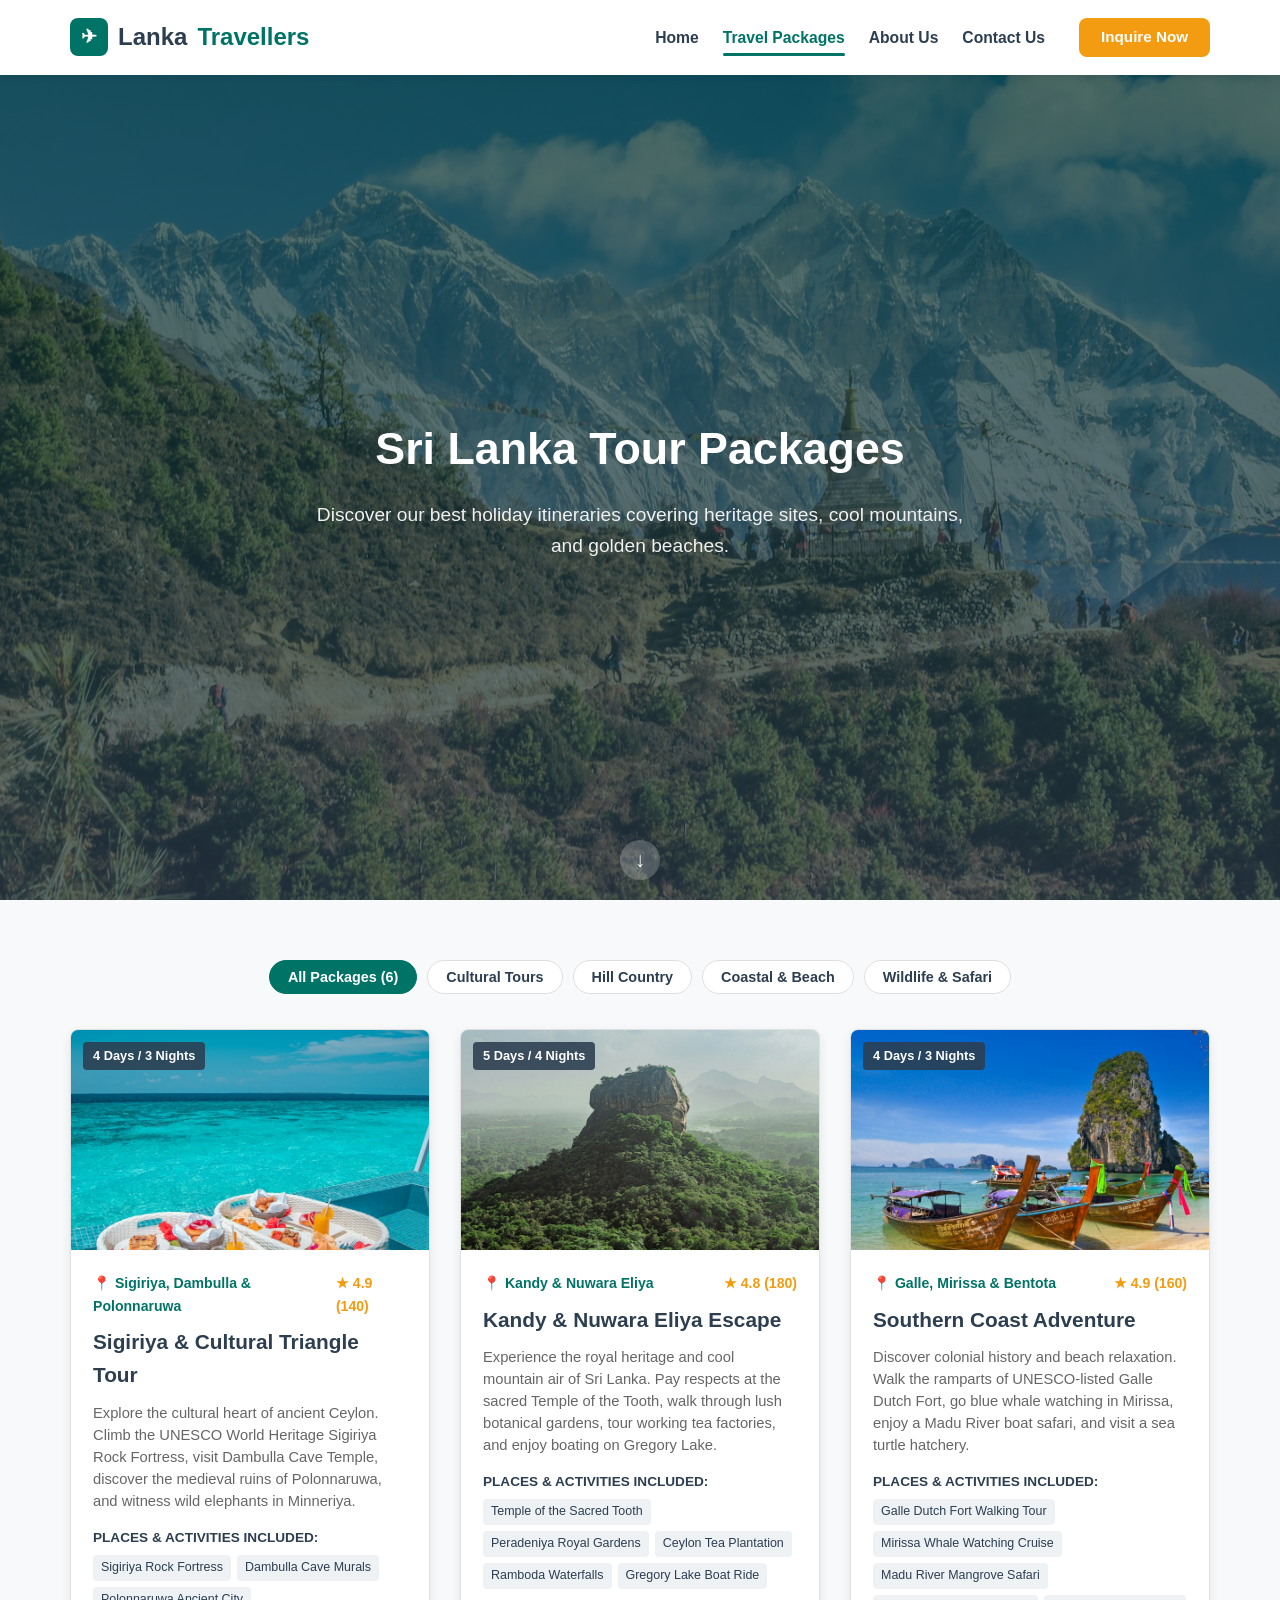
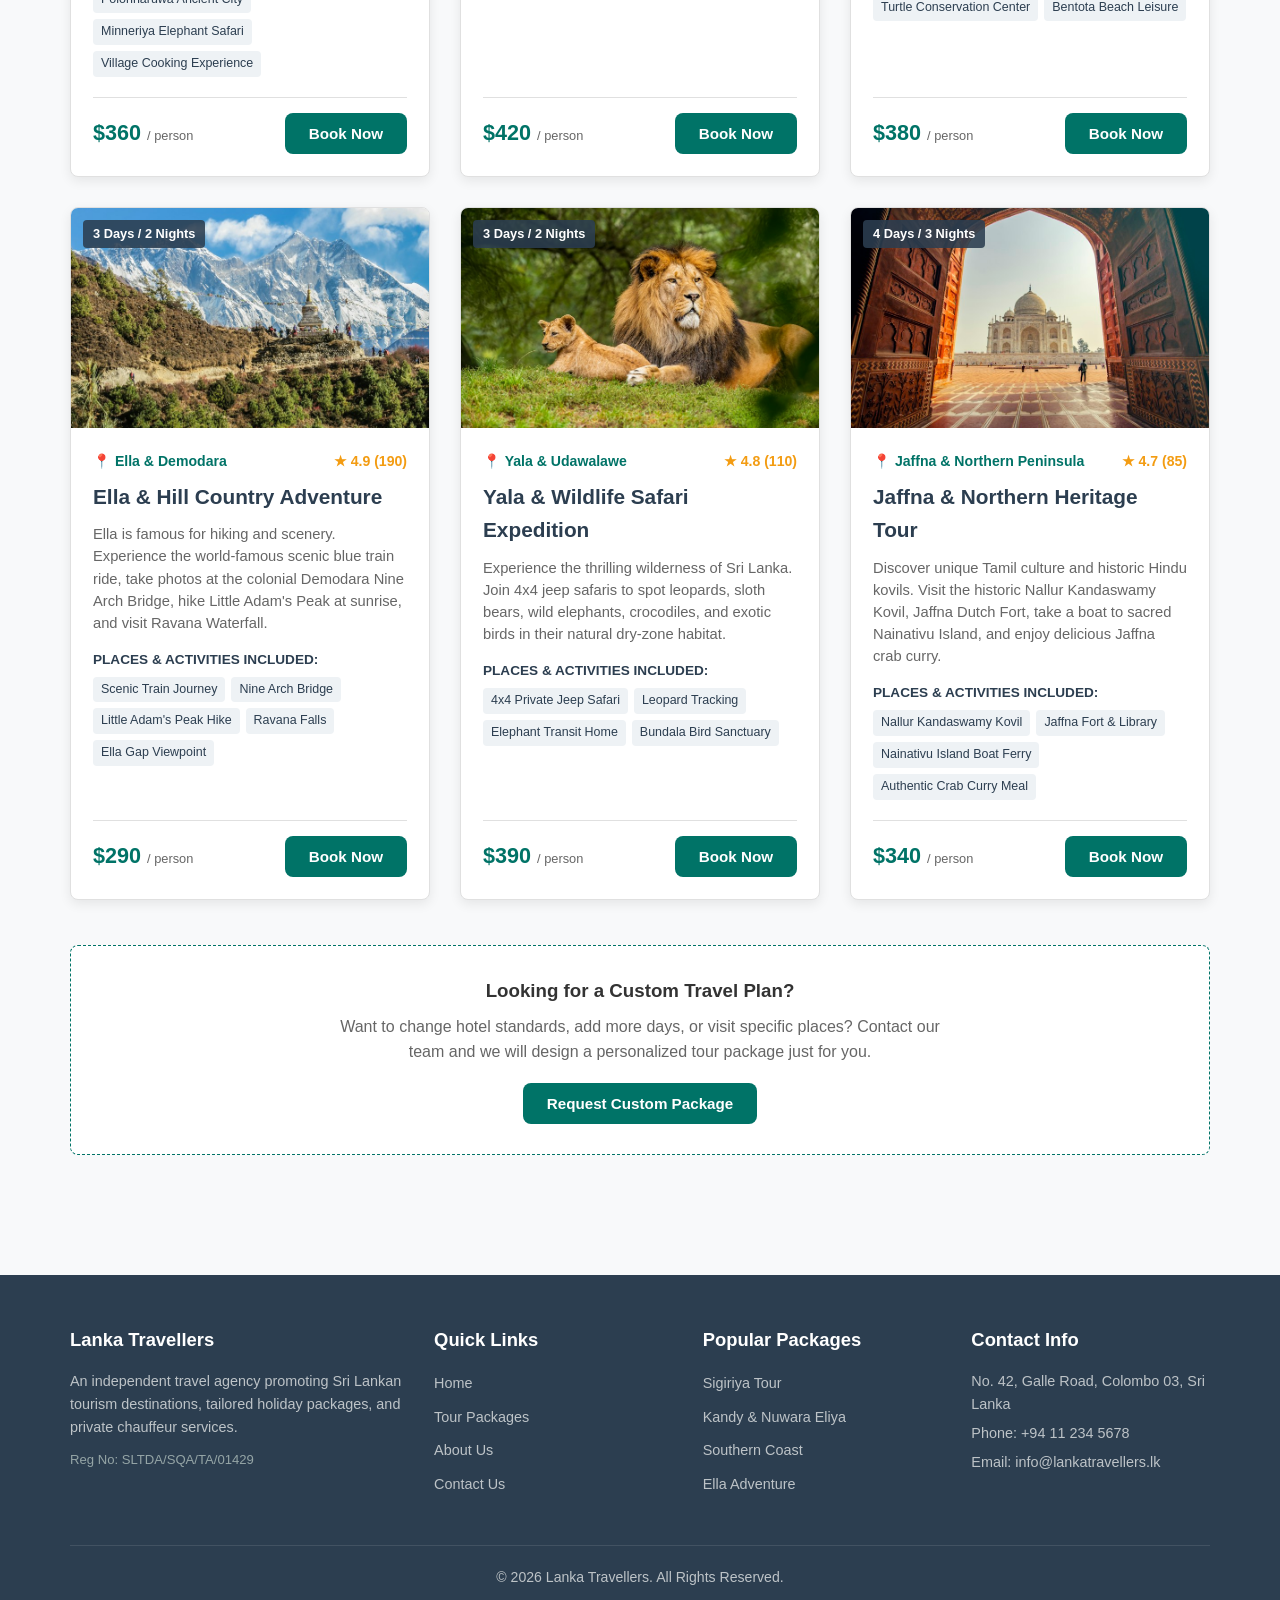
<file: packages.html>
<!DOCTYPE html>
<html lang="en">
<head>
  <meta charset="UTF-8">
  <meta name="viewport" content="width=device-width, initial-scale=1.0">
  <meta name="description" content="Explore popular Sri Lanka tour packages by Lanka Travellers. Cultural tours, hill country journeys, and beach holidays.">
  <title>Travel Packages - Lanka Travellers</title>
  <link rel="stylesheet" href="css/style.css">
</head>
<body>

  <!-- Accessibility Skip Link -->
  <a href="#main-content" class="skip-link">Skip to main content</a>

  <!-- Navigation Bar -->
  <header class="navbar">
    <div class="container nav-container">
      <a href="index.html" class="logo">
        <div class="logo-icon">&#9992;</div>
        Lanka<span>Travellers</span>
      </a>

      <nav class="nav-links" id="navLinks">
        <a href="index.html">Home</a>
        <a href="packages.html" class="active">Travel Packages</a>
        <a href="about.html">About Us</a>
        <a href="contact.html">Contact Us</a>
        <a href="contact.html" class="btn btn-secondary nav-btn">Inquire Now</a>
      </nav>

      <button class="mobile-toggle" id="mobileToggle" aria-label="Toggle navigation menu">&#9776;</button>
    </div>
  </header>

  <!-- Sub-Hero Banner (Full Height) -->
  <section class="sub-hero hero-packages">
    <div class="container">
      <h1>Sri Lanka Tour Packages</h1>
      <p>Discover our best holiday itineraries covering heritage sites, cool mountains, and golden beaches.</p>
    </div>
    <a href="#main-content" class="hero-scroll-btn" aria-label="Scroll down to packages">&#8595;</a>
  </section>

  <!-- Main Content Area -->
  <main id="main-content" class="section">
    <div class="container">

      <!-- Category Filter Tabs -->
      <div class="filter-tabs">
        <button class="tab-btn active" data-filter="all">All Packages (6)</button>
        <button class="tab-btn" data-filter="cultural">Cultural Tours</button>
        <button class="tab-btn" data-filter="hill">Hill Country</button>
        <button class="tab-btn" data-filter="coastal">Coastal &amp; Beach</button>
        <button class="tab-btn" data-filter="wildlife">Wildlife &amp; Safari</button>
      </div>

      <!-- Packages Grid Container -->
      <div class="packages-grid">

        <!-- Package 1: Sigiriya & Cultural Triangle Tour -->
        <div class="package-card" id="sigiriya" data-category="cultural">
          <div class="package-img-container">
            <img src="images/pkg-sigiriya.jpg" alt="Sigiriya Lion Rock Fortress Ancient Ruins">
            <span class="package-duration-tag">4 Days / 3 Nights</span>
          </div>
          <div class="package-body">
            <div class="package-meta">
              <span class="package-destination">&#128205; Sigiriya, Dambulla &amp; Polonnaruwa</span>
              <span class="package-rating">&#9733; 4.9 (140)</span>
            </div>
            <h2 class="package-title">Sigiriya &amp; Cultural Triangle Tour</h2>
            <p class="package-desc">
              Explore the cultural heart of ancient Ceylon. Climb the UNESCO World Heritage Sigiriya Rock Fortress, visit Dambulla Cave Temple, discover the medieval ruins of Polonnaruwa, and witness wild elephants in Minneriya.
            </p>
            <div class="package-places-title">Places &amp; Activities Included:</div>
            <div class="package-places-list">
              <span class="place-tag">Sigiriya Rock Fortress</span>
              <span class="place-tag">Dambulla Cave Murals</span>
              <span class="place-tag">Polonnaruwa Ancient City</span>
              <span class="place-tag">Minneriya Elephant Safari</span>
              <span class="place-tag">Village Cooking Experience</span>
            </div>
            <div class="package-footer">
              <div class="package-price">$360 <small>/ person</small></div>
              <button type="button" class="btn btn-primary btn-book-now" data-package="Sigiriya & Cultural Triangle Tour">Book Now</button>
            </div>
          </div>
        </div>

        <!-- Package 2: Kandy & Nuwara Eliya Escape -->
        <div class="package-card" id="kandy" data-category="hill">
          <div class="package-img-container">
            <img src="images/pkg-kandy.jpg" alt="Misty tea gardens in Nuwara Eliya">
            <span class="package-duration-tag">5 Days / 4 Nights</span>
          </div>
          <div class="package-body">
            <div class="package-meta">
              <span class="package-destination">&#128205; Kandy &amp; Nuwara Eliya</span>
              <span class="package-rating">&#9733; 4.8 (180)</span>
            </div>
            <h2 class="package-title">Kandy &amp; Nuwara Eliya Escape</h2>
            <p class="package-desc">
              Experience the royal heritage and cool mountain air of Sri Lanka. Pay respects at the sacred Temple of the Tooth, walk through lush botanical gardens, tour working tea factories, and enjoy boating on Gregory Lake.
            </p>
            <div class="package-places-title">Places &amp; Activities Included:</div>
            <div class="package-places-list">
              <span class="place-tag">Temple of the Sacred Tooth</span>
              <span class="place-tag">Peradeniya Royal Gardens</span>
              <span class="place-tag">Ceylon Tea Plantation</span>
              <span class="place-tag">Ramboda Waterfalls</span>
              <span class="place-tag">Gregory Lake Boat Ride</span>
            </div>
            <div class="package-footer">
              <div class="package-price">$420 <small>/ person</small></div>
              <button type="button" class="btn btn-primary btn-book-now" data-package="Kandy & Nuwara Eliya Escape">Book Now</button>
            </div>
          </div>
        </div>

        <!-- Package 3: Southern Coast Adventure -->
        <div class="package-card" id="southern" data-category="coastal">
          <div class="package-img-container">
            <img src="images/pkg-galle.jpg" alt="Galle Fort Lighthouse on Southern Coast">
            <span class="package-duration-tag">4 Days / 3 Nights</span>
          </div>
          <div class="package-body">
            <div class="package-meta">
              <span class="package-destination">&#128205; Galle, Mirissa &amp; Bentota</span>
              <span class="package-rating">&#9733; 4.9 (160)</span>
            </div>
            <h2 class="package-title">Southern Coast Adventure</h2>
            <p class="package-desc">
              Discover colonial history and beach relaxation. Walk the ramparts of UNESCO-listed Galle Dutch Fort, go blue whale watching in Mirissa, enjoy a Madu River boat safari, and visit a sea turtle hatchery.
            </p>
            <div class="package-places-title">Places &amp; Activities Included:</div>
            <div class="package-places-list">
              <span class="place-tag">Galle Dutch Fort Walking Tour</span>
              <span class="place-tag">Mirissa Whale Watching Cruise</span>
              <span class="place-tag">Madu River Mangrove Safari</span>
              <span class="place-tag">Turtle Conservation Center</span>
              <span class="place-tag">Bentota Beach Leisure</span>
            </div>
            <div class="package-footer">
              <div class="package-price">$380 <small>/ person</small></div>
              <button type="button" class="btn btn-primary btn-book-now" data-package="Southern Coast Adventure">Book Now</button>
            </div>
          </div>
        </div>

        <!-- Package 4: Ella & Hill Country Adventure -->
        <div class="package-card" id="ella" data-category="hill">
          <div class="package-img-container">
            <img src="images/pkg-ella.jpg" alt="Demodara Nine Arch Bridge Ella">
            <span class="package-duration-tag">3 Days / 2 Nights</span>
          </div>
          <div class="package-body">
            <div class="package-meta">
              <span class="package-destination">&#128205; Ella &amp; Demodara</span>
              <span class="package-rating">&#9733; 4.9 (190)</span>
            </div>
            <h2 class="package-title">Ella &amp; Hill Country Adventure</h2>
            <p class="package-desc">
              Ella is famous for hiking and scenery. Experience the world-famous scenic blue train ride, take photos at the colonial Demodara Nine Arch Bridge, hike Little Adam's Peak at sunrise, and visit Ravana Waterfall.
            </p>
            <div class="package-places-title">Places &amp; Activities Included:</div>
            <div class="package-places-list">
              <span class="place-tag">Scenic Train Journey</span>
              <span class="place-tag">Nine Arch Bridge</span>
              <span class="place-tag">Little Adam's Peak Hike</span>
              <span class="place-tag">Ravana Falls</span>
              <span class="place-tag">Ella Gap Viewpoint</span>
            </div>
            <div class="package-footer">
              <div class="package-price">$290 <small>/ person</small></div>
              <button type="button" class="btn btn-primary btn-book-now" data-package="Ella & Hill Country Adventure">Book Now</button>
            </div>
          </div>
        </div>

        <!-- Package 5: Yala & Wildlife Safari Expedition -->
        <div class="package-card" id="wildlife" data-category="wildlife">
          <div class="package-img-container">
            <img src="images/pkg-yala.jpg" alt="Sri Lankan Leopard Safari in Yala">
            <span class="package-duration-tag">3 Days / 2 Nights</span>
          </div>
          <div class="package-body">
            <div class="package-meta">
              <span class="package-destination">&#128205; Yala &amp; Udawalawe</span>
              <span class="package-rating">&#9733; 4.8 (110)</span>
            </div>
            <h2 class="package-title">Yala &amp; Wildlife Safari Expedition</h2>
            <p class="package-desc">
              Experience the thrilling wilderness of Sri Lanka. Join 4x4 jeep safaris to spot leopards, sloth bears, wild elephants, crocodiles, and exotic birds in their natural dry-zone habitat.
            </p>
            <div class="package-places-title">Places &amp; Activities Included:</div>
            <div class="package-places-list">
              <span class="place-tag">4x4 Private Jeep Safari</span>
              <span class="place-tag">Leopard Tracking</span>
              <span class="place-tag">Elephant Transit Home</span>
              <span class="place-tag">Bundala Bird Sanctuary</span>
            </div>
            <div class="package-footer">
              <div class="package-price">$390 <small>/ person</small></div>
              <button type="button" class="btn btn-primary btn-book-now" data-package="Yala & Wildlife Safari Expedition">Book Now</button>
            </div>
          </div>
        </div>

        <!-- Package 6: Jaffna & Northern Heritage Tour -->
        <div class="package-card" id="jaffna" data-category="cultural">
          <div class="package-img-container">
            <img src="images/pkg-jaffna.jpg" alt="Nallur Kovil Temple Jaffna">
            <span class="package-duration-tag">4 Days / 3 Nights</span>
          </div>
          <div class="package-body">
            <div class="package-meta">
              <span class="package-destination">&#128205; Jaffna &amp; Northern Peninsula</span>
              <span class="package-rating">&#9733; 4.7 (85)</span>
            </div>
            <h2 class="package-title">Jaffna &amp; Northern Heritage Tour</h2>
            <p class="package-desc">
              Discover unique Tamil culture and historic Hindu kovils. Visit the historic Nallur Kandaswamy Kovil, Jaffna Dutch Fort, take a boat to sacred Nainativu Island, and enjoy delicious Jaffna crab curry.
            </p>
            <div class="package-places-title">Places &amp; Activities Included:</div>
            <div class="package-places-list">
              <span class="place-tag">Nallur Kandaswamy Kovil</span>
              <span class="place-tag">Jaffna Fort &amp; Library</span>
              <span class="place-tag">Nainativu Island Boat Ferry</span>
              <span class="place-tag">Authentic Crab Curry Meal</span>
            </div>
            <div class="package-footer">
              <div class="package-price">$340 <small>/ person</small></div>
              <button type="button" class="btn btn-primary btn-book-now" data-package="Jaffna & Northern Heritage Tour">Book Now</button>
            </div>
          </div>
        </div>

      </div>

      <!-- Custom Tour Notice -->
      <div style="background-color:#ffffff; border: 1px dashed var(--primary-color); border-radius: var(--border-radius); padding: 30px; text-align: center; margin-top: 45px;">
        <h3>Looking for a Custom Travel Plan?</h3>
        <p style="color:var(--text-muted); margin: 8px auto 18px auto; max-width: 600px;">
          Want to change hotel standards, add more days, or visit specific places? Contact our team and we will design a personalized tour package just for you.
        </p>
        <a href="contact.html" class="btn btn-primary">Request Custom Package</a>
      </div>

    </div>
  </main>

  <!-- Global Footer -->
  <footer class="footer">
    <div class="container footer-grid">
      <div class="footer-col">
        <h4>Lanka Travellers</h4>
        <p>
          An independent travel agency promoting Sri Lankan tourism destinations, tailored holiday packages, and private chauffeur services.
        </p>
        <p style="margin-top: 10px; font-size: 0.82rem; color: #95a5a6;">
          Reg No: SLTDA/SQA/TA/01429
        </p>
      </div>

      <div class="footer-col">
        <h4>Quick Links</h4>
        <ul class="footer-links">
          <li><a href="index.html">Home</a></li>
          <li><a href="packages.html">Tour Packages</a></li>
          <li><a href="about.html">About Us</a></li>
          <li><a href="contact.html">Contact Us</a></li>
        </ul>
      </div>

      <div class="footer-col">
        <h4>Popular Packages</h4>
        <ul class="footer-links">
          <li><a href="#sigiriya">Sigiriya Tour</a></li>
          <li><a href="#kandy">Kandy &amp; Nuwara Eliya</a></li>
          <li><a href="#southern">Southern Coast</a></li>
          <li><a href="#ella">Ella Adventure</a></li>
        </ul>
      </div>

      <div class="footer-col">
        <h4>Contact Info</h4>
        <p>No. 42, Galle Road, Colombo 03, Sri Lanka</p>
        <p style="margin-top: 6px;">Phone: +94 11 234 5678</p>
        <p style="margin-top: 6px;">Email: info@lankatravellers.lk</p>
      </div>
    </div>

    <div class="container footer-bottom">
      <p>&copy; 2026 Lanka Travellers. All Rights Reserved.</p>
    </div>
  </footer>

  <!-- Booking Modal -->
  <div class="modal" id="bookingModal">
    <div class="modal-content">
      <button class="modal-close" id="modalClose" aria-label="Close modal">&times;</button>
      <h3 style="margin-bottom: 6px; color: var(--dark-color);">Book Your Tour</h3>
      <p style="font-size: 0.9rem; color: var(--text-muted); margin-bottom: 18px;">
        Fill out the form below and we will contact you with booking confirmation.
      </p>

      <form id="modalBookingForm">
        <div class="form-group">
          <label for="modalPackage">Selected Tour Package <span class="req">*</span></label>
          <select id="modalPackage" class="form-control" required>
            <option value="Sigiriya & Cultural Triangle Tour">Sigiriya &amp; Cultural Triangle Tour</option>
            <option value="Kandy & Nuwara Eliya Escape">Kandy &amp; Nuwara Eliya Escape</option>
            <option value="Southern Coast Adventure">Southern Coast Adventure</option>
            <option value="Ella & Hill Country Adventure">Ella &amp; Hill Country Adventure</option>
            <option value="Yala & Wildlife Safari Expedition">Yala &amp; Wildlife Safari Expedition</option>
            <option value="Jaffna & Northern Heritage Tour">Jaffna &amp; Northern Heritage Tour</option>
          </select>
        </div>

        <div class="form-group">
          <label for="modalName">Full Name <span class="req">*</span></label>
          <input type="text" id="modalName" class="form-control" placeholder="Enter your full name" required>
        </div>

        <div class="form-group">
          <label for="modalEmail">Email Address <span class="req">*</span></label>
          <input type="email" id="modalEmail" class="form-control" placeholder="Enter your email" required>
        </div>

        <div class="form-group">
          <label for="modalPhone">Phone / Mobile Number</label>
          <input type="tel" id="modalPhone" class="form-control" placeholder="e.g. +94 77 123 4567">
        </div>

        <div class="form-group">
          <label for="modalDate">Travel Date</label>
          <input type="date" id="modalDate" class="form-control">
        </div>

        <button type="submit" class="btn btn-primary btn-block">Confirm Booking</button>
      </form>
    </div>
  </div>

  <script src="js/main.js"></script>
</body>
</html>
</file>
<file: css/style.css>
/* ========================================================
   Lanka Travellers - Travel Agency Website
   Developed for ICT Diploma Web Development Project
   Technologies: HTML5, CSS3, JavaScript
   ======================================================== */

/* --- 1. CSS Variables & Theme Colors --- */
:root {
  --primary-color: #007367;       /* Sea Green / Ceylon Teal */
  --primary-hover: #005950;
  --secondary-color: #f39c12;     /* Warm Amber */
  --secondary-hover: #d68910;
  --dark-color: #2c3e50;          /* Deep Slate */
  --text-color: #333333;
  --text-muted: #666666;
  --bg-light: #f8f9fa;
  --bg-white: #ffffff;
  --border-color: #e0e0e0;
  --box-shadow: 0 4px 12px rgba(0, 0, 0, 0.08);
  --border-radius: 8px;
  --transition: all 0.3s ease;
}

/* --- 2. Global Reset & Base Styles --- */
* {
  margin: 0;
  padding: 0;
  box-sizing: border-box;
}

html {
  scroll-behavior: smooth;
  font-size: 16px;
}

body {
  font-family: 'Segoe UI', Tahoma, Geneva, Verdana, sans-serif;
  color: var(--text-color);
  background-color: var(--bg-light);
  line-height: 1.6;
}

img {
  max-width: 100%;
  height: auto;
  display: block;
}

a {
  text-decoration: none;
  color: var(--primary-color);
  transition: var(--transition);
}

a:hover {
  color: var(--primary-hover);
}

ul {
  list-style: none;
}

/* Accessibility Focus Ring */
a:focus-visible,
button:focus-visible,
input:focus-visible,
select:focus-visible,
textarea:focus-visible {
  outline: 3px solid var(--secondary-color);
  outline-offset: 2px;
}

/* Skip to Content Link */
.skip-link {
  position: absolute;
  top: -60px;
  left: 15px;
  background: var(--dark-color);
  color: #ffffff;
  padding: 8px 15px;
  border-radius: 4px;
  z-index: 9999;
  font-weight: bold;
  transition: top 0.2s;
}

.skip-link:focus {
  top: 15px;
}

/* --- 3. Layout & Reusable Container --- */
.container {
  width: 90%;
  max-width: 1140px;
  margin: 0 auto;
}

.section {
  padding: 60px 0;
}

.section-alt {
  background-color: #ffffff;
}

.section-title-wrap {
  text-align: center;
  margin-bottom: 40px;
}

.section-badge {
  display: inline-block;
  background-color: #e0f2f1;
  color: var(--primary-color);
  font-size: 0.85rem;
  font-weight: 700;
  text-transform: uppercase;
  letter-spacing: 1px;
  padding: 4px 14px;
  border-radius: 20px;
  margin-bottom: 10px;
}

.section-title {
  font-size: 2.2rem;
  color: var(--dark-color);
  margin-bottom: 10px;
}

.section-subtitle {
  font-size: 1.05rem;
  color: var(--text-muted);
  max-width: 650px;
  margin: 0 auto;
}

/* --- 4. Buttons --- */
.btn {
  display: inline-flex;
  align-items: center;
  justify-content: center;
  padding: 11px 24px;
  font-size: 0.95rem;
  font-weight: 600;
  border-radius: var(--border-radius);
  border: none;
  cursor: pointer;
  text-align: center;
  white-space: nowrap;
  line-height: 1.25;
  transition: var(--transition);
}

.btn-primary {
  background-color: var(--primary-color);
  color: #ffffff;
}

.btn-primary:hover {
  background-color: var(--primary-hover);
  color: #ffffff;
  transform: translateY(-2px);
}

.btn-secondary {
  background-color: var(--secondary-color);
  color: #ffffff;
}

.btn-secondary:hover {
  background-color: var(--secondary-hover);
  color: #ffffff;
  transform: translateY(-2px);
}

.btn-outline {
  background-color: transparent;
  color: #ffffff;
  border: 2px solid #ffffff;
}

.btn-outline:hover {
  background-color: #ffffff;
  color: var(--dark-color);
}

.btn-block {
  display: block;
  width: 100%;
}

/* --- 5. Navigation Bar --- */
.navbar {
  background-color: #ffffff;
  box-shadow: 0 2px 8px rgba(0, 0, 0, 0.08);
  position: sticky;
  top: 0;
  z-index: 1000;
}

.nav-container {
  display: flex;
  justify-content: space-between;
  align-items: center;
  height: 75px;
}

.logo {
  display: flex;
  align-items: center;
  gap: 10px;
  font-size: 1.5rem;
  font-weight: 700;
  color: var(--dark-color);
}

.logo-icon {
  width: 38px;
  height: 38px;
  background-color: var(--primary-color);
  color: #ffffff;
  border-radius: 8px;
  display: flex;
  align-items: center;
  justify-content: center;
  font-size: 1.2rem;
}

.logo span {
  color: var(--primary-color);
}

.nav-links {
  display: flex;
  align-items: center;
  gap: 24px;
}

.nav-links a:not(.btn) {
  color: var(--dark-color);
  font-weight: 600;
  font-size: 0.98rem;
  padding: 6px 0;
  position: relative;
}

.nav-links a:not(.btn):hover,
.nav-links a:not(.btn).active {
  color: var(--primary-color);
}

.nav-links a:not(.btn).active::after {
  content: '';
  position: absolute;
  bottom: 0;
  left: 0;
  width: 100%;
  height: 3px;
  background-color: var(--primary-color);
  border-radius: 2px;
}

.nav-btn,
.nav-links a.nav-btn {
  margin-left: 10px;
  padding: 10px 22px !important;
  font-size: 0.95rem;
  font-weight: 600;
  white-space: nowrap;
  border-radius: var(--border-radius);
  display: inline-flex;
  align-items: center;
  justify-content: center;
  line-height: 1.2;
  text-decoration: none;
}

.nav-links a.nav-btn::after {
  display: none !important;
}

.nav-links a.nav-btn.btn-secondary {
  background-color: var(--secondary-color);
  color: #ffffff !important;
}

.nav-links a.nav-btn.btn-secondary:hover {
  background-color: var(--secondary-hover);
  color: #ffffff !important;
  transform: translateY(-2px);
}

.mobile-toggle {
  display: none;
  background: none;
  border: none;
  font-size: 1.6rem;
  color: var(--dark-color);
  cursor: pointer;
}

/* --- 6. Hero Banner (Home Page) --- */
.hero {
  position: relative;
  min-height: calc(100vh - 75px);
  display: flex;
  align-items: center;
  justify-content: center;
  background: linear-gradient(rgba(0, 0, 0, 0.55), rgba(0, 0, 0, 0.65)),
              url('../images/hero-bg.jpg') center/cover no-repeat;
  color: #ffffff;
  padding: 60px 0;
  text-align: center;
}

.hero .container {
  width: 90%;
  max-width: 900px;
}

.hero h1 {
  font-size: 2.8rem;
  font-weight: 800;
  margin-bottom: 18px;
}

.hero h1 span {
  color: #f1c40f;
}

.hero p {
  font-size: 1.2rem;
  max-width: 700px;
  margin: 0 auto 30px auto;
  color: #f0f0f0;
}

.hero-buttons {
  display: flex;
  justify-content: center;
  gap: 15px;
  flex-wrap: wrap;
}

.hero-scroll-btn {
  position: absolute;
  bottom: 20px;
  left: 50%;
  transform: translateX(-50%);
  width: 40px;
  height: 40px;
  border-radius: 50%;
  background: rgba(255, 255, 255, 0.2);
  color: #ffffff;
  display: flex;
  align-items: center;
  justify-content: center;
  font-size: 1.3rem;
  transition: var(--transition);
}

.hero-scroll-btn:hover {
  background: var(--primary-color);
  color: #ffffff;
  transform: translateX(-50%) translateY(3px);
}

/* Page Sub-Hero Banner (Full Height for All Pages) */
.sub-hero {
  position: relative;
  min-height: calc(100vh - 75px);
  display: flex;
  align-items: center;
  justify-content: center;
  background: linear-gradient(rgba(0, 50, 45, 0.7), rgba(44, 62, 80, 0.7)),
              url('../images/about-hero.jpg') center/cover no-repeat;
  color: #ffffff;
  padding: 60px 0;
  text-align: center;
}

.sub-hero .container {
  width: 90%;
  max-width: 850px;
}

.sub-hero h1 {
  font-size: 2.8rem;
  font-weight: 800;
  margin-bottom: 15px;
}

.sub-hero p {
  font-size: 1.2rem;
  color: #f0f0f0;
  max-width: 650px;
  margin: 0 auto;
}

/* Page-specific full-height hero backgrounds */
.hero-packages {
  background: linear-gradient(rgba(0, 45, 40, 0.7), rgba(44, 62, 80, 0.7)),
              url('../images/packages-hero.jpg') center/cover no-repeat;
}

.hero-about {
  background: linear-gradient(rgba(0, 45, 40, 0.7), rgba(44, 62, 80, 0.7)),
              url('../images/about-hero.jpg') center/cover no-repeat;
}

.hero-contact {
  background: linear-gradient(rgba(0, 45, 40, 0.7), rgba(44, 62, 80, 0.7)),
              url('../images/contact-hero.jpg') center/cover no-repeat;
}

/* --- 7. Introduction Section (Home Page) --- */
.intro-grid {
  display: grid;
  grid-template-columns: 1fr 1fr;
  gap: 40px;
  align-items: center;
}

.intro-text h2 {
  font-size: 2rem;
  color: var(--dark-color);
  margin-bottom: 16px;
}

.intro-text p {
  margin-bottom: 16px;
  color: var(--text-color);
}

.intro-features {
  display: grid;
  grid-template-columns: 1fr 1fr;
  gap: 14px;
  margin: 20px 0 25px 0;
}

.intro-feature-item {
  display: flex;
  align-items: center;
  gap: 10px;
  font-weight: 600;
  color: var(--dark-color);
  font-size: 0.95rem;
}

.intro-feature-item span {
  display: inline-flex;
  align-items: center;
  justify-content: center;
  width: 26px;
  height: 26px;
  background-color: #e0f2f1;
  color: var(--primary-color);
  border-radius: 50%;
  font-size: 0.85rem;
}

.intro-image img {
  width: 100%;
  height: 380px;
  object-fit: cover;
  border-radius: var(--border-radius);
  box-shadow: var(--box-shadow);
}

/* --- 8. Package Filter Tabs & Package Cards --- */
.filter-tabs {
  display: flex;
  justify-content: center;
  gap: 10px;
  flex-wrap: wrap;
  margin-bottom: 35px;
}

.tab-btn {
  background-color: #ffffff;
  color: var(--dark-color);
  border: 1px solid var(--border-color);
  padding: 8px 18px;
  border-radius: 20px;
  font-weight: 600;
  font-size: 0.9rem;
  cursor: pointer;
  transition: var(--transition);
}

.tab-btn:hover,
.tab-btn.active {
  background-color: var(--primary-color);
  color: #ffffff;
  border-color: var(--primary-color);
}

.packages-grid {
  display: grid;
  grid-template-columns: repeat(auto-fill, minmax(330px, 1fr));
  gap: 30px;
}

.package-card {
  background-color: var(--bg-white);
  border-radius: var(--border-radius);
  overflow: hidden;
  box-shadow: var(--box-shadow);
  border: 1px solid var(--border-color);
  display: flex;
  flex-direction: column;
  transition: var(--transition);
}

.package-card:hover {
  transform: translateY(-5px);
  box-shadow: 0 8px 20px rgba(0, 0, 0, 0.12);
}

.package-img-container {
  position: relative;
  height: 220px;
  overflow: hidden;
  background-color: #ddd;
}

.package-img-container img {
  width: 100%;
  height: 100%;
  object-fit: cover;
  transition: transform 0.4s ease;
}

.package-card:hover .package-img-container img {
  transform: scale(1.05);
}

.package-duration-tag {
  position: absolute;
  top: 12px;
  left: 12px;
  background-color: rgba(44, 62, 80, 0.88);
  color: #ffffff;
  font-size: 0.8rem;
  font-weight: 600;
  padding: 4px 10px;
  border-radius: 4px;
}

.package-body {
  padding: 22px;
  display: flex;
  flex-direction: column;
  flex-grow: 1;
}

.package-meta {
  display: flex;
  justify-content: space-between;
  font-size: 0.88rem;
  margin-bottom: 8px;
}

.package-destination {
  color: var(--primary-color);
  font-weight: 600;
}

.package-rating {
  color: #f39c12;
  font-weight: bold;
}

.package-title {
  font-size: 1.3rem;
  color: var(--dark-color);
  margin-bottom: 10px;
}

.package-desc {
  font-size: 0.92rem;
  color: var(--text-muted);
  margin-bottom: 15px;
  line-height: 1.5;
}

.package-places-title {
  font-size: 0.85rem;
  font-weight: 700;
  color: var(--dark-color);
  margin-bottom: 6px;
  text-transform: uppercase;
}

.package-places-list {
  display: flex;
  flex-wrap: wrap;
  gap: 6px;
  margin-bottom: 20px;
}

.place-tag {
  background-color: #eef2f5;
  color: var(--dark-color);
  font-size: 0.78rem;
  padding: 3px 8px;
  border-radius: 4px;
  font-weight: 500;
}

.package-footer {
  margin-top: auto;
  padding-top: 15px;
  border-top: 1px solid var(--border-color);
  display: flex;
  justify-content: space-between;
  align-items: center;
}

.package-price {
  font-size: 1.35rem;
  font-weight: 800;
  color: var(--primary-color);
}

.package-price small {
  font-size: 0.8rem;
  font-weight: normal;
  color: var(--text-muted);
}

/* --- 9. Why Choose Us Section --- */
.why-grid {
  display: grid;
  grid-template-columns: repeat(auto-fit, minmax(240px, 1fr));
  gap: 25px;
}

.why-card {
  background-color: var(--bg-white);
  padding: 30px 20px;
  border-radius: var(--border-radius);
  border: 1px solid var(--border-color);
  text-align: center;
  transition: var(--transition);
}

.why-card:hover {
  transform: translateY(-4px);
  border-color: var(--primary-color);
}

.why-icon {
  width: 55px;
  height: 55px;
  background-color: #e0f2f1;
  color: var(--primary-color);
  border-radius: 50%;
  display: flex;
  align-items: center;
  justify-content: center;
  margin: 0 auto 16px auto;
  font-size: 1.4rem;
  font-weight: bold;
}

.why-card h3 {
  font-size: 1.2rem;
  color: var(--dark-color);
  margin-bottom: 10px;
}

.why-card p {
  font-size: 0.9rem;
  color: var(--text-muted);
  line-height: 1.5;
}

/* --- 10. About Us Page Styles --- */
.about-story {
  display: grid;
  grid-template-columns: 1.1fr 0.9fr;
  gap: 40px;
  align-items: center;
}

.about-story-text h2 {
  font-size: 2rem;
  color: var(--dark-color);
  margin-bottom: 16px;
}

.about-story-text p {
  margin-bottom: 14px;
}

.about-story-img img {
  width: 100%;
  height: 380px;
  object-fit: cover;
  border-radius: var(--border-radius);
  box-shadow: var(--box-shadow);
}

/* Vision & Mission */
.vm-grid {
  display: grid;
  grid-template-columns: 1fr 1fr;
  gap: 25px;
  margin-top: 40px;
}

.vm-box {
  background: #ffffff;
  padding: 30px;
  border-radius: var(--border-radius);
  border-left: 5px solid var(--primary-color);
  box-shadow: var(--box-shadow);
}

.vm-box.mission {
  border-left-color: var(--secondary-color);
}

.vm-box h3 {
  font-size: 1.4rem;
  color: var(--dark-color);
  margin-bottom: 10px;
}

/* Services Grid */
.services-grid {
  display: grid;
  grid-template-columns: repeat(auto-fit, minmax(250px, 1fr));
  gap: 25px;
}

.service-card {
  background-color: #ffffff;
  padding: 25px;
  border-radius: var(--border-radius);
  border: 1px solid var(--border-color);
  box-shadow: var(--box-shadow);
}

.service-card h3 {
  font-size: 1.15rem;
  color: var(--dark-color);
  margin-bottom: 8px;
}

.service-card p {
  font-size: 0.9rem;
  color: var(--text-muted);
  line-height: 1.5;
}

/* Team Section */
.team-grid {
  display: grid;
  grid-template-columns: repeat(auto-fit, minmax(230px, 1fr));
  gap: 25px;
}

.team-card {
  background: #ffffff;
  border-radius: var(--border-radius);
  overflow: hidden;
  border: 1px solid var(--border-color);
  text-align: center;
  box-shadow: var(--box-shadow);
}

.team-card img {
  width: 100%;
  height: 220px;
  object-fit: cover;
}

.team-info {
  padding: 18px;
}

.team-info h4 {
  font-size: 1.1rem;
  color: var(--dark-color);
  margin-bottom: 4px;
}

.team-info .role {
  font-size: 0.85rem;
  color: var(--primary-color);
  font-weight: 600;
  margin-bottom: 8px;
}

.team-info p {
  font-size: 0.85rem;
  color: var(--text-muted);
}

/* --- 11. Contact Us Page Styles --- */
.contact-grid {
  display: grid;
  grid-template-columns: 1fr 1.3fr;
  gap: 40px;
}

.contact-info {
  display: flex;
  flex-direction: column;
  gap: 20px;
}

.contact-box {
  background: #ffffff;
  padding: 20px;
  border-radius: var(--border-radius);
  border: 1px solid var(--border-color);
  display: flex;
  align-items: flex-start;
  gap: 15px;
}

.contact-icon {
  font-size: 1.5rem;
  color: var(--primary-color);
}

.contact-box h4 {
  font-size: 1rem;
  color: var(--dark-color);
  margin-bottom: 4px;
}

.contact-box p,
.contact-box a {
  font-size: 0.92rem;
  color: var(--text-muted);
}

.social-links {
  background: #ffffff;
  padding: 20px;
  border-radius: var(--border-radius);
  border: 1px solid var(--border-color);
}

.social-links h4 {
  font-size: 1rem;
  margin-bottom: 12px;
  color: var(--dark-color);
}

.social-icons {
  display: flex;
  gap: 12px;
}

.social-icon-btn {
  display: inline-flex;
  align-items: center;
  justify-content: center;
  width: 38px;
  height: 38px;
  border-radius: 50%;
  background-color: var(--bg-light);
  color: var(--dark-color);
  border: 1px solid var(--border-color);
  font-size: 0.9rem;
  font-weight: bold;
}

.social-icon-btn:hover {
  background-color: var(--primary-color);
  color: #ffffff;
  border-color: var(--primary-color);
}

/* Contact Form */
.contact-form-wrap {
  background: #ffffff;
  padding: 30px;
  border-radius: var(--border-radius);
  border: 1px solid var(--border-color);
  box-shadow: var(--box-shadow);
}

.contact-form-wrap h3 {
  font-size: 1.5rem;
  color: var(--dark-color);
  margin-bottom: 6px;
}

.contact-form-wrap p {
  color: var(--text-muted);
  font-size: 0.92rem;
  margin-bottom: 20px;
}

.form-group {
  margin-bottom: 16px;
}

.form-group label {
  display: block;
  font-size: 0.9rem;
  font-weight: 600;
  color: var(--dark-color);
  margin-bottom: 6px;
}

.form-group label span.req {
  color: #e74c3c;
}

.form-control {
  width: 100%;
  padding: 10px 12px;
  font-size: 0.95rem;
  border: 1px solid var(--border-color);
  border-radius: var(--border-radius);
  background-color: #ffffff;
  color: var(--text-color);
}

.form-control:focus {
  outline: none;
  border-color: var(--primary-color);
  box-shadow: 0 0 0 2px rgba(0, 115, 103, 0.15);
}

textarea.form-control {
  resize: vertical;
  min-height: 110px;
}

.form-success-message {
  display: none;
  background-color: #d4edda;
  color: #155724;
  padding: 12px;
  border-radius: var(--border-radius);
  margin-bottom: 16px;
  font-size: 0.92rem;
}

/* Map Section */
.map-container {
  margin-top: 50px;
}

.map-frame {
  width: 100%;
  height: 380px;
  border: 1px solid var(--border-color);
  border-radius: var(--border-radius);
  overflow: hidden;
  box-shadow: var(--box-shadow);
}

.map-frame iframe {
  width: 100%;
  height: 100%;
  border: none;
}

/* --- 12. Modal Dialog (Booking / Inquiry) --- */
.modal {
  display: none;
  position: fixed;
  top: 0;
  left: 0;
  width: 100%;
  height: 100%;
  background-color: rgba(0, 0, 0, 0.6);
  z-index: 2000;
  align-items: center;
  justify-content: center;
  padding: 15px;
}

.modal.active {
  display: flex;
}

.modal-content {
  background: #ffffff;
  padding: 30px;
  border-radius: var(--border-radius);
  max-width: 500px;
  width: 100%;
  position: relative;
  box-shadow: 0 10px 25px rgba(0, 0, 0, 0.2);
  max-height: 90vh;
  overflow-y: auto;
}

.modal-close {
  position: absolute;
  top: 15px;
  right: 18px;
  font-size: 1.5rem;
  background: none;
  border: none;
  cursor: pointer;
  color: #888;
}

.modal-close:hover {
  color: #000;
}

/* --- 13. Footer --- */
.footer {
  background-color: var(--dark-color);
  color: #bdc3c7;
  padding-top: 50px;
  margin-top: 60px;
}

.footer-grid {
  display: grid;
  grid-template-columns: 1.4fr 1fr 1fr 1fr;
  gap: 30px;
  padding-bottom: 40px;
  border-bottom: 1px solid rgba(255, 255, 255, 0.1);
}

.footer-col h4 {
  color: #ffffff;
  font-size: 1.15rem;
  margin-bottom: 16px;
}

.footer-col p {
  font-size: 0.9rem;
  line-height: 1.6;
}

.footer-links li {
  margin-bottom: 8px;
}

.footer-links a {
  color: #bdc3c7;
  font-size: 0.9rem;
}

.footer-links a:hover {
  color: #ffffff;
  padding-left: 4px;
}

.footer-bottom {
  text-align: center;
  padding: 20px 0;
  font-size: 0.88rem;
}

/* --- 14. Responsive Media Queries --- */
@media (max-width: 900px) {
  .intro-grid,
  .about-story,
  .contact-grid {
    grid-template-columns: 1fr;
    gap: 30px;
  }

  .footer-grid {
    grid-template-columns: 1fr 1fr;
  }
}

@media (max-width: 768px) {
  .mobile-toggle {
    display: block;
  }

  .nav-links {
    display: none;
    flex-direction: column;
    position: absolute;
    top: 75px;
    left: 0;
    width: 100%;
    background-color: #ffffff;
    padding: 20px;
    box-shadow: 0 4px 10px rgba(0, 0, 0, 0.1);
    border-top: 1px solid var(--border-color);
    gap: 16px;
  }

  .nav-links.active {
    display: flex;
  }

  .nav-links a.nav-btn {
    margin-left: 0;
    width: 100%;
    margin-top: 6px;
    text-align: center;
  }

  .hero h1 {
    font-size: 2.1rem;
  }

  .hero p {
    font-size: 1rem;
  }

  .vm-grid {
    grid-template-columns: 1fr;
  }

  .footer-grid {
    grid-template-columns: 1fr;
  }
}
</file>
